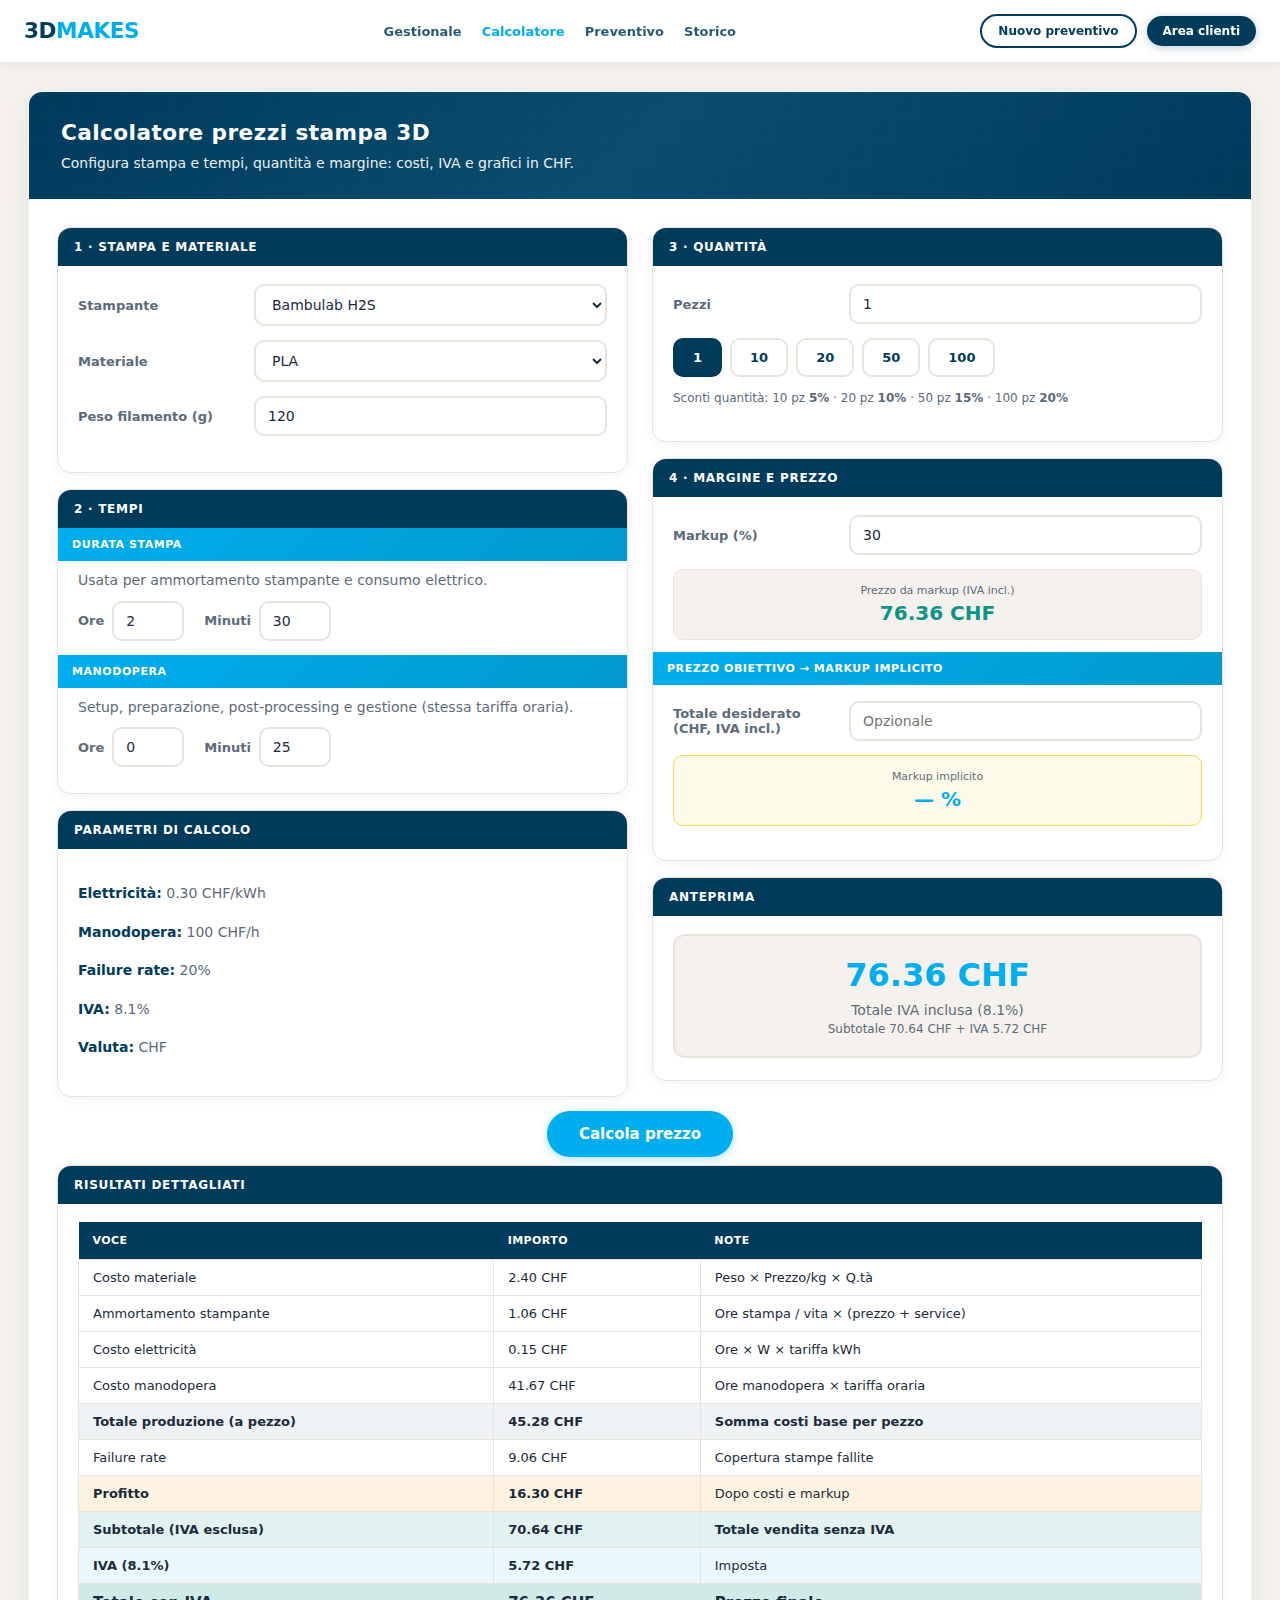
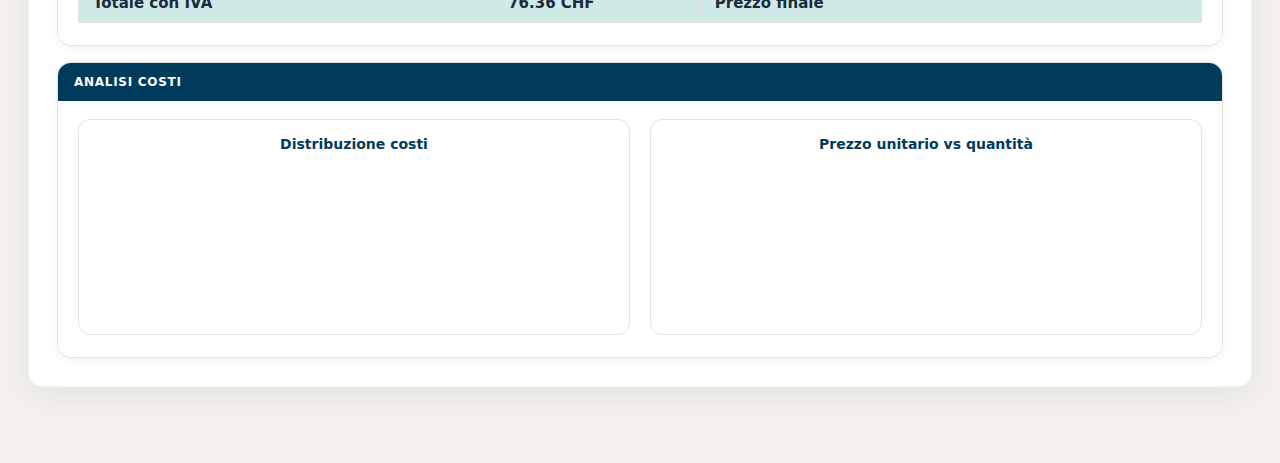
<file: calcolatore-prezzi.html>
<!DOCTYPE html>
<html lang="it">
<head>
    <meta charset="UTF-8">
    <meta name="viewport" content="width=device-width, initial-scale=1.0">
    <meta http-equiv="refresh" content="0;url=calcolatore.html">
    <title>Calcolatore — 3DMAKES</title>
    <link rel="canonical" href="calcolatore.html">
</head>
<body>
    <script>window.location.replace('calcolatore.html');</script>
    <p style="font-family:system-ui,sans-serif;padding:1rem;">Reindirizzamento al <a href="calcolatore.html">calcolatore</a>…</p>
</body>
</html>
</file>
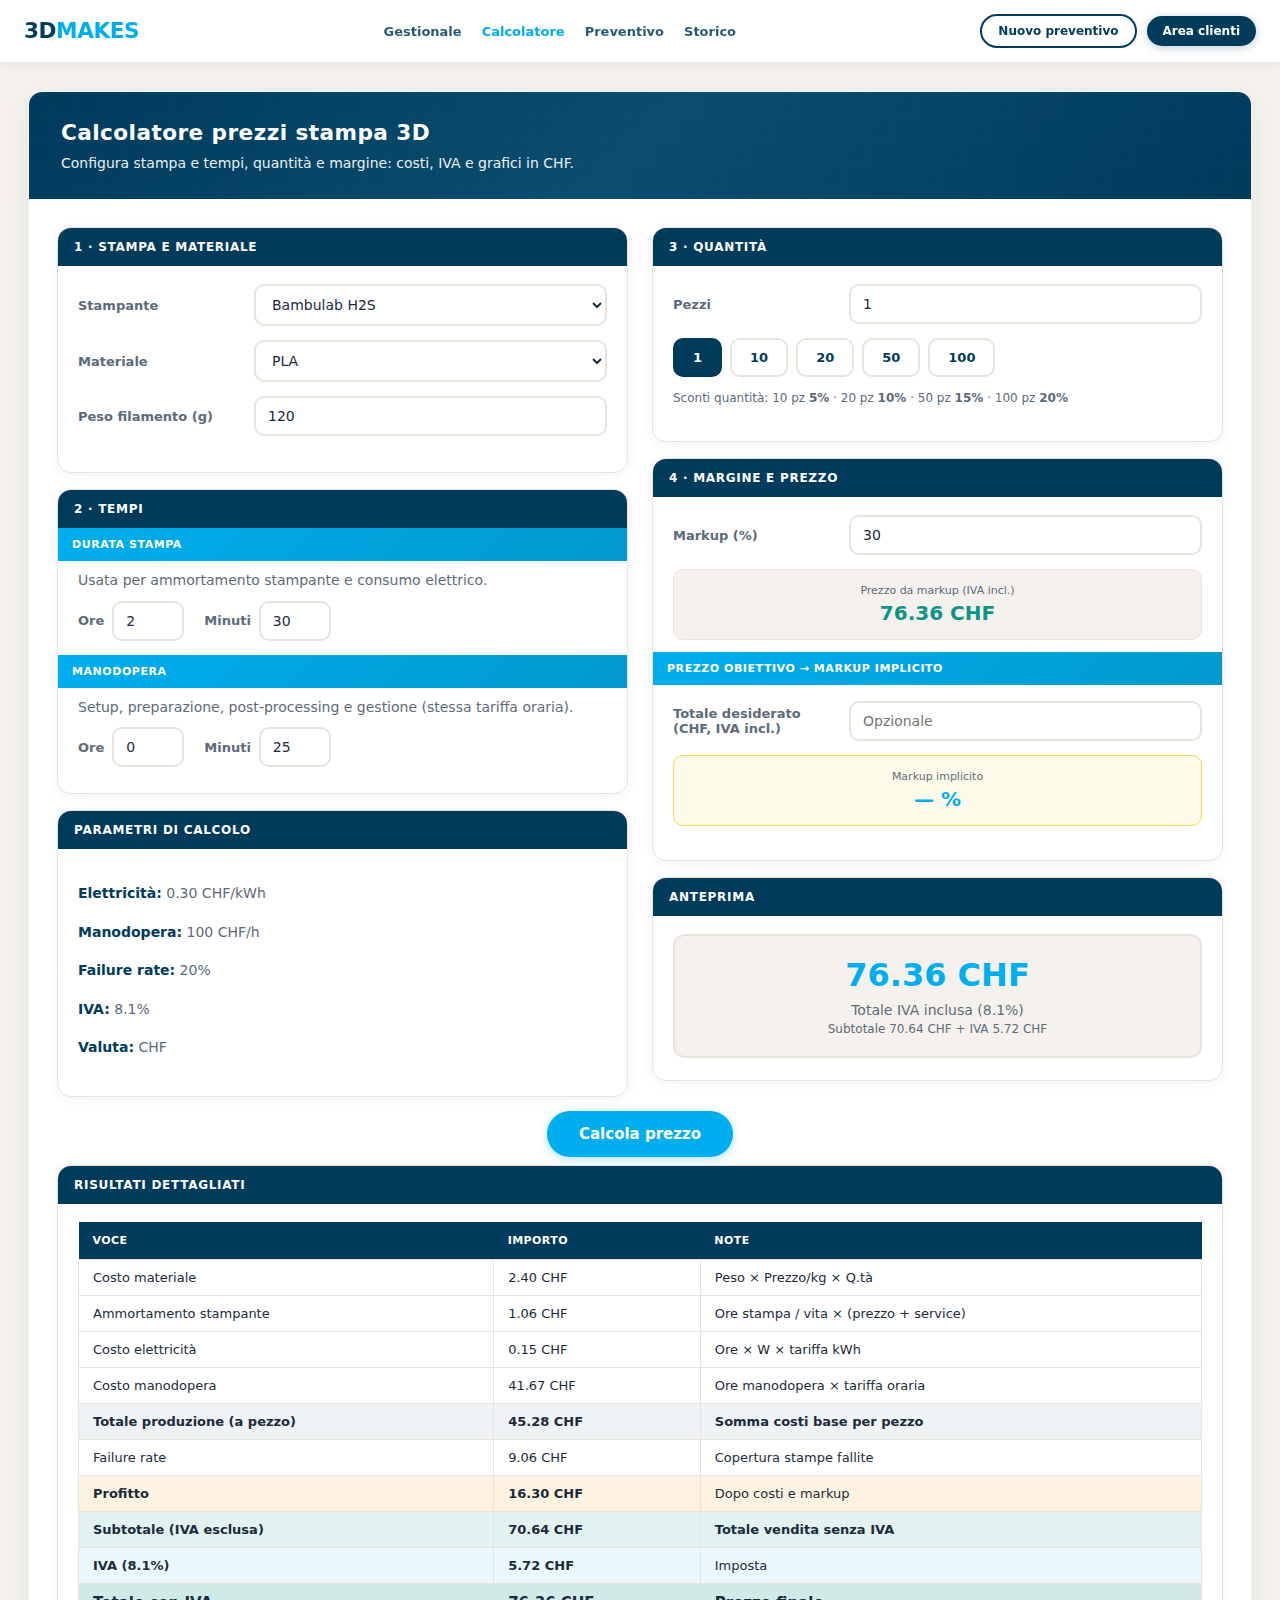
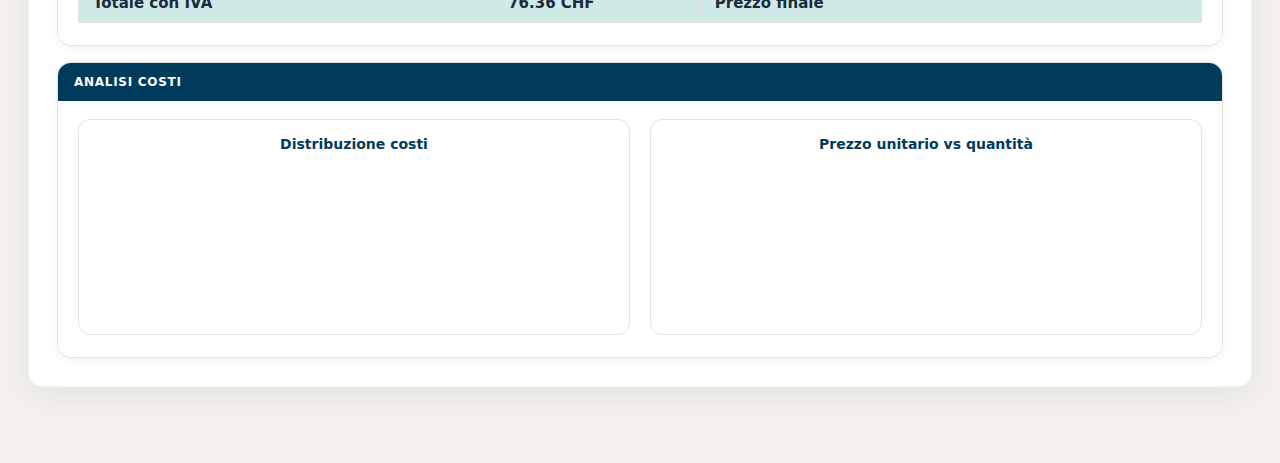
<file: calcolatore.html>
<!DOCTYPE html>
<html lang="it">
<head>
    <meta charset="UTF-8">
    <meta name="viewport" content="width=device-width, initial-scale=1.0">
    <title>Calcolatore Prezzi Stampa 3D - 3DMAKES</title>
    <meta name="description" content="Calcola costi materiali, energia, tempo, markup e IVA per stampe 3D.">
    <link rel="preconnect" href="https://fonts.googleapis.com">
    <link rel="preconnect" href="https://fonts.gstatic.com" crossorigin>
    <link href="https://fonts.googleapis.com/css2?family=Montserrat:wght@400;500;600;700;800&display=swap" rel="stylesheet">
    <link rel="stylesheet" href="3dmakes-theme.css">
    <script src="https://cdn.jsdelivr.net/npm/chart.js@4.4.0/dist/chart.umd.min.js"></script>
</head>
<body class="dm-page">
    <header class="dm-header">
        <a href="index.html" class="dm-logo"><span class="dm-logo__d">3D</span><span class="dm-logo__m">MAKES</span></a>
        <nav class="dm-nav" aria-label="Strumenti">
            <a href="index.html">Gestionale</a>
            <a href="calcolatore.html" aria-current="page">Calcolatore</a>
            <a href="genera-preventivo.html">Preventivo</a>
            <a href="storico-preventivi.html">Storico</a>
        </nav>
        <div class="dm-header__actions">
            <a href="genera-preventivo.html" class="dm-btn dm-btn--outline dm-btn--sm">Nuovo preventivo</a>
            <a href="index.html" class="dm-btn dm-btn--navy dm-btn--sm">Area clienti</a>
        </div>
    </header>

    <div class="dm-calc-adv-wrap">
        <div class="dm-calc-card dm-card">
            <div class="dm-calc-hero">
                <h1>Calcolatore prezzi stampa 3D</h1>
                <p>Configura stampa e tempi, quantità e margine: costi, IVA e grafici in CHF.</p>
            </div>

            <div class="dm-calc-panel__body" style="padding: clamp(16px, 2.5vw, 28px);">
                <div class="dm-calc-adv-cols">
                    <div class="dm-calc-adv-left">
                        <div class="dm-calc-panel">
                            <div class="dm-calc-panel__head">1 · Stampa e materiale</div>
                            <div class="dm-calc-panel__body">
                                <div class="dm-calc-form-row">
                                    <label for="stampante">Stampante</label>
                                    <select id="stampante" class="dm-calc-input" style="flex:1;min-width:0;"></select>
                                </div>
                                <div class="dm-calc-form-row">
                                    <label for="materiale">Materiale</label>
                                    <select id="materiale" class="dm-calc-input" style="flex:1;min-width:0;"></select>
                                </div>
                                <div class="dm-calc-form-row">
                                    <label for="pesoMateriale">Peso filamento (g)</label>
                                    <input type="number" id="pesoMateriale" class="dm-calc-input" value="120" min="1" step="1">
                                </div>
                            </div>
                        </div>

                        <div class="dm-calc-panel" style="margin-top:16px;">
                            <div class="dm-calc-panel__head">2 · Tempi</div>
                            <div class="dm-calc-panel__body">
                                <div class="dm-calc-subhead">Durata stampa</div>
                                <p class="dm-calc-muted dm-calc-calc-hint">Usata per ammortamento stampante e consumo elettrico.</p>
                                <div class="dm-calc-inline-time-row">
                                    <div class="dm-calc-inline-time">
                                        <label for="oreStampa">Ore</label>
                                        <input type="number" id="oreStampa" class="dm-calc-input dm-calc-input--time" value="2" min="0" step="1">
                                    </div>
                                    <div class="dm-calc-inline-time">
                                        <label for="minStampa">Minuti</label>
                                        <input type="number" id="minStampa" class="dm-calc-input dm-calc-input--time" value="30" min="0" max="59" step="1">
                                    </div>
                                </div>
                                <div class="dm-calc-subhead dm-calc-subhead--after-block">Manodopera</div>
                                <p class="dm-calc-muted dm-calc-calc-hint">Setup, preparazione, post-processing e gestione (stessa tariffa oraria).</p>
                                <div class="dm-calc-inline-time-row">
                                    <div class="dm-calc-inline-time">
                                        <label for="manoOre">Ore</label>
                                        <input type="number" id="manoOre" class="dm-calc-input dm-calc-input--time" value="0" min="0" step="1">
                                    </div>
                                    <div class="dm-calc-inline-time">
                                        <label for="manoMin">Minuti</label>
                                        <input type="number" id="manoMin" class="dm-calc-input dm-calc-input--time" value="25" min="0" max="59" step="1">
                                    </div>
                                </div>
                            </div>
                        </div>

                        <div class="dm-calc-panel" style="margin-top:16px;">
                            <div class="dm-calc-panel__head">Parametri di calcolo</div>
                            <div class="dm-calc-panel__body">
                                <div id="riepilogoInfo" class="dm-calc-riepilogo"></div>
                            </div>
                        </div>
                    </div>

                    <div class="dm-calc-adv-right">
                        <div class="dm-calc-panel">
                            <div class="dm-calc-panel__head">3 · Quantità</div>
                            <div class="dm-calc-panel__body">
                                <div class="dm-calc-form-row">
                                    <label for="quantita">Pezzi</label>
                                    <input type="number" id="quantita" class="dm-calc-input" value="1" min="1" step="1">
                                </div>
                                <div class="dm-calc-qty-btns">
                                    <button type="button" class="dm-calc-qty-btn is-active" data-qty="1" onclick="setQuantity(1,this)">1</button>
                                    <button type="button" class="dm-calc-qty-btn" data-qty="10" onclick="setQuantity(10,this)">10</button>
                                    <button type="button" class="dm-calc-qty-btn" data-qty="20" onclick="setQuantity(20,this)">20</button>
                                    <button type="button" class="dm-calc-qty-btn" data-qty="50" onclick="setQuantity(50,this)">50</button>
                                    <button type="button" class="dm-calc-qty-btn" data-qty="100" onclick="setQuantity(100,this)">100</button>
                                </div>
                                <p class="dm-calc-sconti-note" style="margin-top:12px;">
                                    Sconti quantità: 10 pz <strong id="sconto10">5%</strong> · 20 pz <strong id="sconto20">10%</strong> · 50 pz <strong id="sconto50">15%</strong> · 100 pz <strong id="sconto100">20%</strong>
                                </p>
                            </div>
                        </div>

                        <div class="dm-calc-panel" style="margin-top:16px;">
                            <div class="dm-calc-panel__head">4 · Margine e prezzo</div>
                            <div class="dm-calc-panel__body">
                                <div class="dm-calc-form-row">
                                    <label for="markup">Markup (%)</label>
                                    <input type="number" id="markup" class="dm-calc-input" value="30" min="0" step="1">
                                </div>
                                <div class="dm-calc-markup-box">
                                    <div class="dm-muted-inline" style="margin:0 0 4px;">Prezzo da markup (IVA incl.)</div>
                                    <div id="prezzoDaMarkup" style="font-size:1.25rem;font-weight:800;color:var(--dm-success);">0.00 CHF</div>
                                </div>
                                <div class="dm-calc-subhead" style="margin-top:8px;">Prezzo obiettivo → markup implicito</div>
                                <div class="dm-calc-form-row">
                                    <label for="prezzoManuale">Totale desiderato (CHF, IVA incl.)</label>
                                    <input type="number" id="prezzoManuale" class="dm-calc-input" value="" min="0" step="0.01" placeholder="Opzionale">
                                </div>
                                <div class="dm-calc-markup-box dm-calc-markup-box--inverse">
                                    <div class="dm-muted-inline" style="margin:0 0 4px;">Markup implicito</div>
                                    <div id="markupCalcolato" style="font-size:1.25rem;font-weight:800;color:var(--dm-cyan);">— %</div>
                                </div>
                            </div>
                        </div>

                        <div class="dm-calc-panel" style="margin-top:16px;">
                            <div class="dm-calc-panel__head">Anteprima</div>
                            <div class="dm-calc-panel__body">
                                <div id="preview-price" class="dm-calc-preview-box">
                                    <div class="dm-calc-big-price">— CHF</div>
                                    <div class="dm-calc-muted">Seleziona stampante e materiale</div>
                                </div>
                            </div>
                        </div>
                    </div>
                </div>

                <div class="dm-calc-actions">
                    <button type="button" class="dm-btn dm-btn--cyan" style="padding:14px 32px;font-size:15px;font-weight:800;" id="btnCalcola">Calcola prezzo</button>
                </div>

                <div id="results" style="display:none;margin-top:8px;">
                    <div class="dm-calc-panel">
                        <div class="dm-calc-panel__head">Risultati dettagliati</div>
                        <div class="dm-calc-panel__body" style="overflow-x:auto;">
                            <table class="dm-calc-results-table">
                                <thead>
                                    <tr>
                                        <th>Voce</th>
                                        <th>Importo</th>
                                        <th>Note</th>
                                    </tr>
                                </thead>
                                <tbody>
                                    <tr>
                                        <td>Costo materiale</td>
                                        <td id="costoMateriale">—</td>
                                        <td>Peso × Prezzo/kg × Q.tà</td>
                                    </tr>
                                    <tr>
                                        <td>Ammortamento stampante</td>
                                        <td id="costoAmmortamento">—</td>
                                        <td>Ore stampa / vita × (prezzo + service)</td>
                                    </tr>
                                    <tr>
                                        <td>Costo elettricità</td>
                                        <td id="costoElettricita">—</td>
                                        <td>Ore × W × tariffa kWh</td>
                                    </tr>
                                    <tr>
                                        <td>Costo manodopera</td>
                                        <td id="costoLavoro">—</td>
                                        <td>Ore manodopera × tariffa oraria</td>
                                    </tr>
                                    <tr class="dm-row-total">
                                        <td><strong>Totale produzione (a pezzo)</strong></td>
                                        <td id="totaleProduzione"><strong>—</strong></td>
                                        <td>Somma costi base per pezzo</td>
                                    </tr>
                                    <tr>
                                        <td>Failure rate</td>
                                        <td id="failureCost">—</td>
                                        <td>Copertura stampe fallite</td>
                                    </tr>
                                    <tr class="dm-row-profit">
                                        <td><strong>Profitto</strong></td>
                                        <td id="profitto"><strong>—</strong></td>
                                        <td>Dopo costi e markup</td>
                                    </tr>
                                    <tr class="dm-row-final">
                                        <td><strong>Subtotale (IVA esclusa)</strong></td>
                                        <td id="prezzoFinale"><strong>—</strong></td>
                                        <td>Totale vendita senza IVA</td>
                                    </tr>
                                    <tr class="dm-row-iva">
                                        <td><strong>IVA (<span id="aliquotaIvaDisplay">8.1</span>%)</strong></td>
                                        <td id="importoIva"><strong>—</strong></td>
                                        <td>Imposta</td>
                                    </tr>
                                    <tr class="dm-row-grand">
                                        <td><strong>Totale con IVA</strong></td>
                                        <td id="prezzoConIva"><strong>—</strong></td>
                                        <td>Prezzo finale</td>
                                    </tr>
                                    <tr class="dm-row-unit" id="unitPriceRow" style="display:none;">
                                        <td><strong>Prezzo / pezzo (IVA incl.)</strong></td>
                                        <td id="prezzoUnitario"><strong>—</strong></td>
                                        <td>Unitario</td>
                                    </tr>
                                    <tr class="dm-row-discount" id="discountRow" style="display:none;">
                                        <td><strong>Sconto quantità</strong></td>
                                        <td id="scontoApplicatoValore"><strong>—</strong></td>
                                        <td>Risparmio stimato</td>
                                    </tr>
                                </tbody>
                            </table>
                        </div>
                    </div>
                </div>

                <div id="charts" style="display:none;margin-top:16px;">
                    <div class="dm-calc-panel">
                        <div class="dm-calc-panel__head">Analisi costi</div>
                        <div class="dm-calc-panel__body">
                            <div class="dm-calc-charts">
                                <div class="dm-calc-chart-box">
                                    <h3>Distribuzione costi</h3>
                                    <canvas id="costChart" aria-label="Grafico torta costi"></canvas>
                                </div>
                                <div class="dm-calc-chart-box">
                                    <h3>Prezzo unitario vs quantità</h3>
                                    <canvas id="quantityChart" aria-label="Grafico quantità"></canvas>
                                </div>
                            </div>
                        </div>
                    </div>
                </div>
            </div>
        </div>
    </div>

    <script>
(function () {
    const stampanti = {
        'Bambulab H2S': { tipo: 'FDM', prezzo: 1500, service: 200, vita: 4000, watt: 200 },
        'Bambu Lab A1 Mini': { tipo: 'FDM', prezzo: 250, service: 50, vita: 4000, watt: 80 },
        'Anycubic M7 Max': { tipo: 'Resina', prezzo: 850, service: 200, vita: 2000, watt: 120 },
        'Bambulab P2S': { tipo: 'FDM', prezzo: 600, service: 200, vita: 2000, watt: 200 },
        'Bambulab H2D': { tipo: 'FDM', prezzo: 1500, service: 200, vita: 2000, watt: 350 },
        'OrangeStorm': { tipo: 'FDM', prezzo: 2000, service: 400, vita: 2000, watt: 800 }
    };

    const materiali = {
        'PLA': { tipo: 'FDM', prezzo: 20 },
        'PETG': { tipo: 'FDM', prezzo: 25 },
        'ABS': { tipo: 'FDM', prezzo: 30 },
        'PA6-CF': { tipo: 'FDM', prezzo: 50 },
        'TPU': { tipo: 'FDM', prezzo: 30 },
        'PC': { tipo: 'FDM', prezzo: 50 },
        'Resina STD': { tipo: 'Resina', prezzo: 30 },
        'Resina ABS': { tipo: 'Resina', prezzo: 50 },
        'Tough Resin': { tipo: 'Resina', prezzo: 40 },
        'Resina High Speed': { tipo: 'Resina', prezzo: 40 }
    };

    const impostazioni = {
        failureRate: 20,
        costoManodopera: 100,
        costoElettricita: 0.30,
        iva: 8.1,
        scontiQuantita: { 1: 0, 10: 5, 20: 10, 50: 15, 100: 20 }
    };

    function aggiornaDisplaySconti() {
        document.getElementById('sconto10').textContent = impostazioni.scontiQuantita[10] + '%';
        document.getElementById('sconto20').textContent = impostazioni.scontiQuantita[20] + '%';
        document.getElementById('sconto50').textContent = impostazioni.scontiQuantita[50] + '%';
        document.getElementById('sconto100').textContent = impostazioni.scontiQuantita[100] + '%';
    }

    function aggiornaOpzioni() {
        const stampanteSelect = document.getElementById('stampante');
        const materialeSelect = document.getElementById('materiale');
        const sel = stampanteSelect.value;

        stampanteSelect.innerHTML = '<option value="">Seleziona stampante…</option>';
        Object.keys(stampanti).forEach(function (nome) {
            const o = document.createElement('option');
            o.value = nome;
            o.textContent = nome;
            stampanteSelect.appendChild(o);
        });
        if (sel && stampanti[sel]) stampanteSelect.value = sel;

        const curStamp = stampanteSelect.value;
        materialeSelect.innerHTML = '<option value="">Seleziona materiale…</option>';
        if (curStamp && stampanti[curStamp]) {
            const tipo = stampanti[curStamp].tipo;
            Object.keys(materiali).forEach(function (nome) {
                if (materiali[nome].tipo === tipo) {
                    const o = document.createElement('option');
                    o.value = nome;
                    o.textContent = nome;
                    materialeSelect.appendChild(o);
                }
            });
        }
    }

    window.setQuantity = function (qty, btn) {
        document.getElementById('quantita').value = qty;
        document.querySelectorAll('.dm-calc-qty-btn').forEach(function (b) { b.classList.remove('is-active'); });
        if (btn) btn.classList.add('is-active');
        calcolaPrezzi();
    };

    function getScontoPerQuantita(quantita) {
        let s = 0;
        const keys = Object.keys(impostazioni.scontiQuantita).map(Number).sort(function (a, b) { return a - b; });
        keys.forEach(function (q) {
            if (quantita >= q) s = impostazioni.scontiQuantita[q];
        });
        return s;
    }

    function calculateForQuantity(quantita) {
        try {
            const oreStampa = parseFloat(document.getElementById('oreStampa').value) || 0;
            const minStampa = parseFloat(document.getElementById('minStampa').value) || 0;
            const manoOre = parseFloat(document.getElementById('manoOre').value) || 0;
            const manoMin = parseFloat(document.getElementById('manoMin').value) || 0;
            const peso = parseFloat(document.getElementById('pesoMateriale').value);
            const markupPerc = parseFloat(document.getElementById('markup').value) || 0;

            const stampanteNome = document.getElementById('stampante').value;
            const materialeNome = document.getElementById('materiale').value;
            if (!stampanteNome || !materialeNome) return null;

            const S = stampanti[stampanteNome];
            const M = materiali[materialeNome];
            if (!S || !M) return null;

            const oreTotaliStampa = oreStampa + Math.min(59, Math.max(0, minStampa)) / 60;
            const oreTotaliLavoro = manoOre + Math.min(59, Math.max(0, manoMin)) / 60;

            const costoMateriale = (peso / 1000) * M.prezzo;
            const costoAmmortamento = (oreTotaliStampa / S.vita) * (S.prezzo + S.service);
            const watt = S.watt || 100;
            const costoElettricita = oreTotaliStampa * (watt / 1000) * impostazioni.costoElettricita;
            const costoLavoro = oreTotaliLavoro * impostazioni.costoManodopera;

            const totaleProduzionePezzo = costoMateriale + costoAmmortamento + costoElettricita + costoLavoro;
            const failureCost = totaleProduzionePezzo * (impostazioni.failureRate / 100);
            const totaleConFailure = totaleProduzionePezzo + failureCost;

            let prezzoFinalePezzo = totaleConFailure * (1 + markupPerc / 100);
            const prezzoSenzaScontoPezzo = prezzoFinalePezzo;
            const scontoPercentuale = getScontoPerQuantita(quantita);
            if (scontoPercentuale > 0) {
                prezzoFinalePezzo = prezzoFinalePezzo * (1 - scontoPercentuale / 100);
            }
            const profittoPezzo = prezzoFinalePezzo - totaleConFailure;
            const scontoPerPezzo = scontoPercentuale > 0 ? (prezzoSenzaScontoPezzo - prezzoFinalePezzo) : 0;

            const prezzoFinaleTotale = prezzoFinalePezzo * quantita;
            const importoIva = prezzoFinaleTotale * (impostazioni.iva / 100);
            const prezzoConIva = prezzoFinaleTotale + importoIva;
            const prezzoUnitarioConIva = prezzoConIva / quantita;

            return {
                costoMateriale: costoMateriale * quantita,
                costoAmmortamento: costoAmmortamento,
                costoElettricita: costoElettricita,
                costoLavoro: costoLavoro,
                totaleProduzionePezzo: totaleProduzionePezzo,
                failureCost: failureCost,
                totaleConFailure: totaleConFailure,
                prezzoFinaleTotale: prezzoFinaleTotale,
                profittoTotale: profittoPezzo * quantita,
                prezzoUnitario: prezzoFinalePezzo,
                scontoApplicato: scontoPerPezzo * quantita,
                aliquotaIva: impostazioni.iva,
                importoIva: importoIva,
                prezzoConIva: prezzoConIva,
                prezzoUnitarioConIva: prezzoUnitarioConIva
            };
        } catch (e) {
            return null;
        }
    }

    function fmt(n) {
        return (typeof n === 'number' && !isNaN(n) ? n : 0).toFixed(2) + ' CHF';
    }

    window.calcolaPrezzi = function () {
        const quantita = parseInt(document.getElementById('quantita').value, 10) || 1;
        const result = calculateForQuantity(quantita);
        if (!result) {
            document.getElementById('preview-price').innerHTML =
                '<div class="dm-calc-muted">Seleziona <strong>stampante</strong> e <strong>materiale</strong>.</div>';
            return;
        }

        document.getElementById('costoMateriale').textContent = fmt(result.costoMateriale);
        document.getElementById('costoAmmortamento').textContent = fmt(result.costoAmmortamento);
        document.getElementById('costoElettricita').textContent = fmt(result.costoElettricita);
        document.getElementById('costoLavoro').textContent = fmt(result.costoLavoro);
        document.getElementById('totaleProduzione').innerHTML = '<strong>' + result.totaleProduzionePezzo.toFixed(2) + ' CHF</strong>';
        document.getElementById('failureCost').textContent = fmt(result.failureCost);
        document.getElementById('profitto').innerHTML = '<strong>' + result.profittoTotale.toFixed(2) + ' CHF</strong>';
        document.getElementById('prezzoFinale').innerHTML = '<strong>' + result.prezzoFinaleTotale.toFixed(2) + ' CHF</strong>';
        document.getElementById('aliquotaIvaDisplay').textContent = String(result.aliquotaIva);
        document.getElementById('importoIva').innerHTML = '<strong>' + result.importoIva.toFixed(2) + ' CHF</strong>';
        document.getElementById('prezzoConIva').innerHTML = '<strong>' + result.prezzoConIva.toFixed(2) + ' CHF</strong>';

        const unitPriceRow = document.getElementById('unitPriceRow');
        const discountRow = document.getElementById('discountRow');
        if (quantita > 1) {
            document.getElementById('prezzoUnitario').innerHTML = '<strong>' + result.prezzoUnitarioConIva.toFixed(2) + ' CHF</strong>';
            unitPriceRow.style.display = 'table-row';
            if (result.scontoApplicato > 0) {
                document.getElementById('scontoApplicatoValore').innerHTML = '<strong>-' + result.scontoApplicato.toFixed(2) + ' CHF</strong>';
                discountRow.style.display = 'table-row';
            } else {
                discountRow.style.display = 'none';
            }
        } else {
            unitPriceRow.style.display = 'none';
            discountRow.style.display = 'none';
        }

        let scontoHtml = '';
        if (quantita > 1 && result.scontoApplicato > 0) {
            scontoHtml = '<div style="font-size:12px;color:#ea580c;margin-top:6px;">Sconto quantità (totale): -' + result.scontoApplicato.toFixed(2) + ' CHF</div>';
        }
        document.getElementById('preview-price').innerHTML =
            '<div class="dm-calc-big-price" style="color:var(--dm-cyan);">' + result.prezzoConIva.toFixed(2) + ' CHF</div>' +
            '<div class="dm-calc-muted">Totale IVA inclusa (' + result.aliquotaIva + '%)</div>' +
            '<div style="font-size:12px;color:var(--dm-text-muted);margin-top:4px;">Subtotale ' + result.prezzoFinaleTotale.toFixed(2) + ' CHF + IVA ' + result.importoIva.toFixed(2) + ' CHF</div>' +
            (quantita > 1 ? '<div style="font-size:14px;margin-top:6px;color:var(--dm-navy);font-weight:600;">' + result.prezzoUnitarioConIva.toFixed(2) + ' CHF / pezzo (IVA incl.)</div>' : '') +
            scontoHtml;

        document.getElementById('prezzoDaMarkup').textContent = result.prezzoConIva.toFixed(2) + ' CHF';

        document.getElementById('results').style.display = 'block';
        document.getElementById('charts').style.display = 'block';

        if (typeof Chart !== 'undefined') {
            createCostChart(result);
            createQuantityChart();
        }
    };

    function calcolaConMarkup() {
        document.getElementById('prezzoManuale').value = '';
        document.getElementById('markupCalcolato').textContent = '— %';
        calcolaPrezzi();
    }

    function calcolaMarkupInverso() {
        const prezzoManuale = parseFloat(document.getElementById('prezzoManuale').value);
        if (!prezzoManuale || prezzoManuale <= 0) {
            document.getElementById('markupCalcolato').textContent = '— %';
            return;
        }
        const quantita = parseInt(document.getElementById('quantita').value, 10) || 1;
        const markupOriginale = document.getElementById('markup').value;
        document.getElementById('markup').value = '0';
        const resultBase = calculateForQuantity(quantita);
        document.getElementById('markup').value = markupOriginale;
        if (!resultBase) {
            document.getElementById('markupCalcolato').textContent = 'N/D';
            return;
        }
        const costoBase = resultBase.totaleConFailure * quantita;
        const markupCalcolato = ((prezzoManuale / (1 + impostazioni.iva / 100)) / costoBase - 1) * 100;
        if (markupCalcolato < 0) {
            document.getElementById('markupCalcolato').innerHTML = '<span style="color:#dc2626;">' + markupCalcolato.toFixed(1) + ' %</span>';
        } else {
            document.getElementById('markupCalcolato').textContent = markupCalcolato.toFixed(1) + ' %';
        }
        const prezzoSenzaIva = prezzoManuale / (1 + impostazioni.iva / 100);
        const importoIva = prezzoManuale - prezzoSenzaIva;
        const prezzoUnitario = prezzoManuale / quantita;
        const profittoTotale = prezzoSenzaIva - costoBase;

        document.getElementById('costoMateriale').textContent = fmt(resultBase.costoMateriale);
        document.getElementById('costoAmmortamento').textContent = fmt(resultBase.costoAmmortamento);
        document.getElementById('costoElettricita').textContent = fmt(resultBase.costoElettricita);
        document.getElementById('costoLavoro').textContent = fmt(resultBase.costoLavoro);
        document.getElementById('totaleProduzione').innerHTML = '<strong>' + resultBase.totaleProduzionePezzo.toFixed(2) + ' CHF</strong>';
        document.getElementById('failureCost').textContent = fmt(resultBase.failureCost);
        document.getElementById('profitto').innerHTML = '<strong>' + fmt(profittoTotale).replace(' CHF', '') + ' CHF</strong>';
        document.getElementById('prezzoFinale').innerHTML = '<strong>' + prezzoSenzaIva.toFixed(2) + ' CHF</strong>';
        document.getElementById('aliquotaIvaDisplay').textContent = String(impostazioni.iva);
        document.getElementById('importoIva').innerHTML = '<strong>' + importoIva.toFixed(2) + ' CHF</strong>';
        document.getElementById('prezzoConIva').innerHTML = '<strong>' + prezzoManuale.toFixed(2) + ' CHF</strong>';

        const unitPriceRow = document.getElementById('unitPriceRow');
        if (quantita > 1) {
            document.getElementById('prezzoUnitario').innerHTML = '<strong>' + prezzoUnitario.toFixed(2) + ' CHF</strong>';
            unitPriceRow.style.display = 'table-row';
        } else {
            unitPriceRow.style.display = 'none';
        }
        document.getElementById('discountRow').style.display = 'none';

        document.getElementById('preview-price').innerHTML =
            '<div class="dm-calc-big-price" style="color:var(--dm-cyan);">' + prezzoManuale.toFixed(2) + ' CHF</div>' +
            '<div class="dm-calc-muted">Totale IVA inclusa (' + impostazioni.iva + '%)</div>' +
            '<div style="font-size:12px;margin-top:4px;">Markup implicito: ' + markupCalcolato.toFixed(1) + '%</div>';

        document.getElementById('prezzoDaMarkup').textContent = '—';
        document.getElementById('results').style.display = 'block';
        document.getElementById('charts').style.display = 'block';
        if (typeof Chart !== 'undefined') {
            createCostChart(resultBase);
            createQuantityChart();
        }
    }

    function createCostChart(result) {
        const el = document.getElementById('costChart');
        if (!el || typeof Chart === 'undefined') return;
        const ctx = el.getContext('2d');
        if (window.costChartInstance) window.costChartInstance.destroy();
        const q = Math.max(1, parseInt(document.getElementById('quantita').value, 10) || 1);
        const matPerPezzo = result.costoMateriale / q;
        window.costChartInstance = new Chart(ctx, {
            type: 'pie',
            data: {
                labels: ['Materiale', 'Ammortamento', 'Elettricità', 'Manodopera', 'Failure'],
                datasets: [{
                    data: [
                        matPerPezzo,
                        result.costoAmmortamento,
                        result.costoElettricita,
                        result.costoLavoro,
                        result.failureCost
                    ],
                    backgroundColor: ['#f97316', '#00aeef', '#0d9488', '#dc2626', '#8b5cf6']
                }]
            },
            options: {
                responsive: true,
                maintainAspectRatio: true,
                plugins: { legend: { position: 'bottom' } }
            }
        });
    }

    function createQuantityChart() {
        const el = document.getElementById('quantityChart');
        if (!el || typeof Chart === 'undefined') return;
        const ctx = el.getContext('2d');
        if (window.quantityChartInstance) window.quantityChartInstance.destroy();
        const quantities = [1, 10, 20, 50, 100];
        const prices = quantities.map(function (q) {
            const r = calculateForQuantity(q);
            return r ? r.prezzoUnitarioConIva : 0;
        });
        window.quantityChartInstance = new Chart(ctx, {
            type: 'bar',
            data: {
                labels: quantities.map(function (q) { return q + ' pz'; }),
                datasets: [{
                    label: 'CHF / pezzo (IVA incl.)',
                    data: prices,
                    backgroundColor: 'rgba(0, 174, 239, 0.65)',
                    borderColor: '#003b5c',
                    borderWidth: 1
                }]
            },
            options: {
                responsive: true,
                scales: { y: { beginAtZero: true } },
                plugins: { legend: { display: false } }
            }
        });
    }

    function aggiornaRiepilogoInfo() {
        document.getElementById('riepilogoInfo').innerHTML =
            '<p><strong>Elettricità:</strong> ' + impostazioni.costoElettricita.toFixed(2) + ' CHF/kWh</p>' +
            '<p><strong>Manodopera:</strong> ' + impostazioni.costoManodopera + ' CHF/h</p>' +
            '<p><strong>Failure rate:</strong> ' + impostazioni.failureRate + '%</p>' +
            '<p><strong>IVA:</strong> ' + impostazioni.iva + '%</p>' +
            '<p><strong>Valuta:</strong> CHF</p>';
    }

    document.getElementById('stampante').addEventListener('change', function () {
        aggiornaOpzioni();
        calcolaPrezzi();
    });
    document.getElementById('materiale').addEventListener('change', calcolaPrezzi);
    document.getElementById('btnCalcola').addEventListener('click', calcolaPrezzi);
    document.getElementById('markup').addEventListener('input', calcolaConMarkup);
    document.getElementById('prezzoManuale').addEventListener('input', calcolaMarkupInverso);

    ['pesoMateriale', 'quantita', 'oreStampa', 'minStampa', 'manoOre', 'manoMin'].forEach(function (id) {
        const el = document.getElementById(id);
        el.addEventListener('input', calcolaPrezzi);
        el.addEventListener('change', calcolaPrezzi);
    });

    document.addEventListener('DOMContentLoaded', function () {
        aggiornaDisplaySconti();
        aggiornaOpzioni();
        const firstS = Object.keys(stampanti)[0];
        document.getElementById('stampante').value = firstS;
        aggiornaOpzioni();
        const ms = document.getElementById('materiale');
        if (ms.options.length > 1) ms.selectedIndex = 1;
        aggiornaRiepilogoInfo();
        calcolaPrezzi();
    });
})();
    </script>
</body>
</html>
</file>
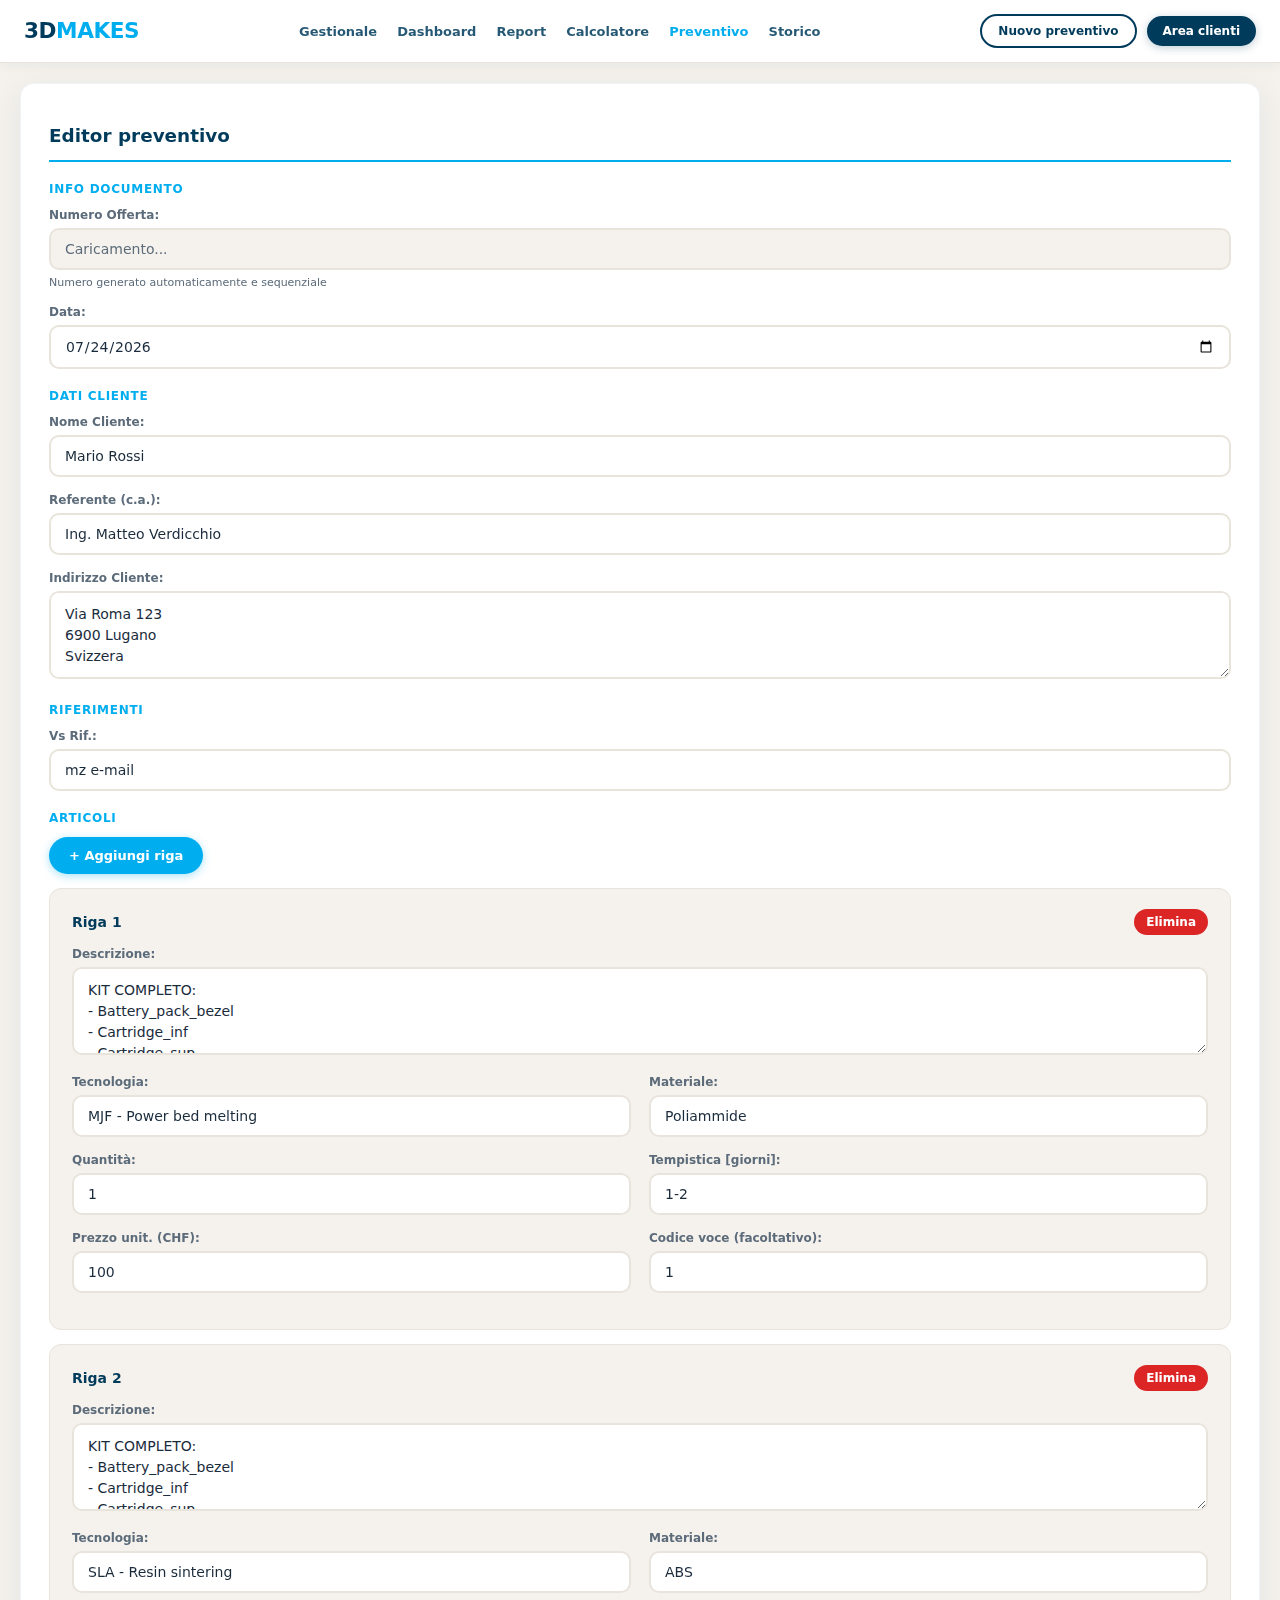
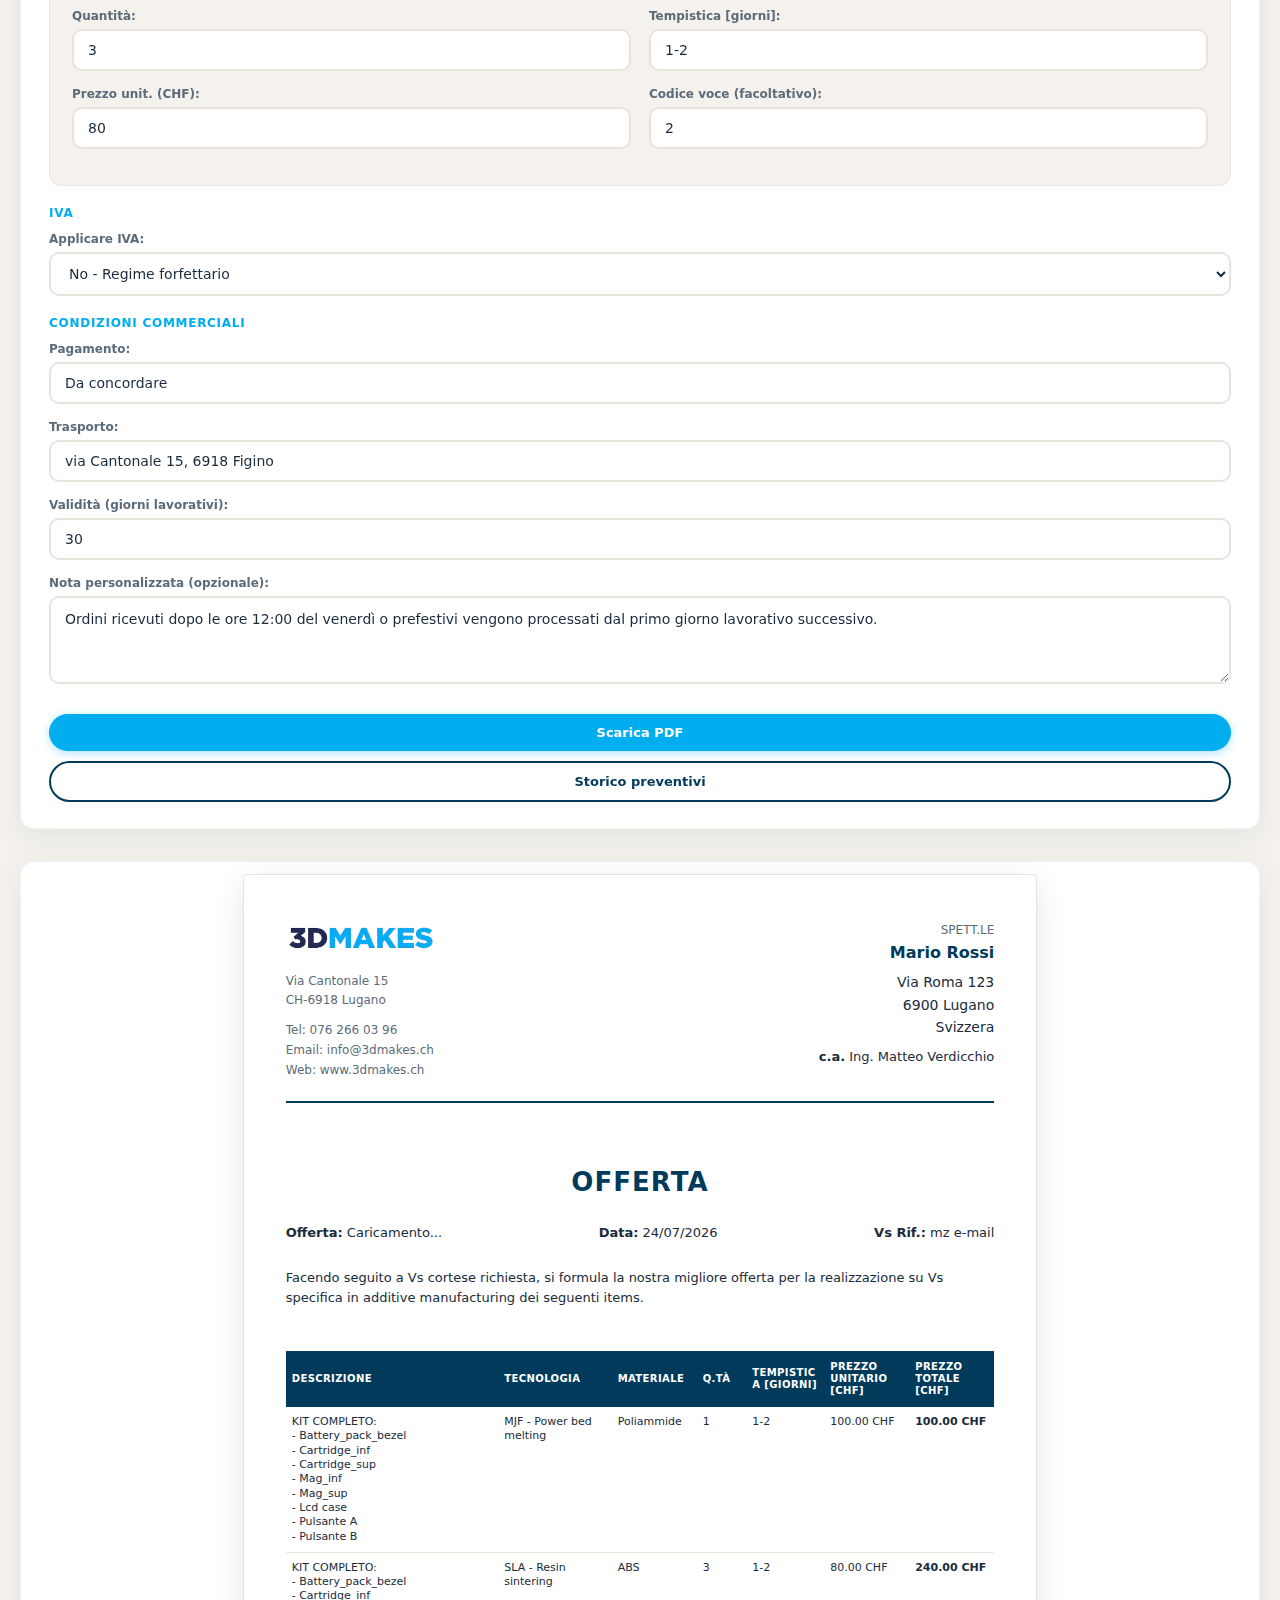
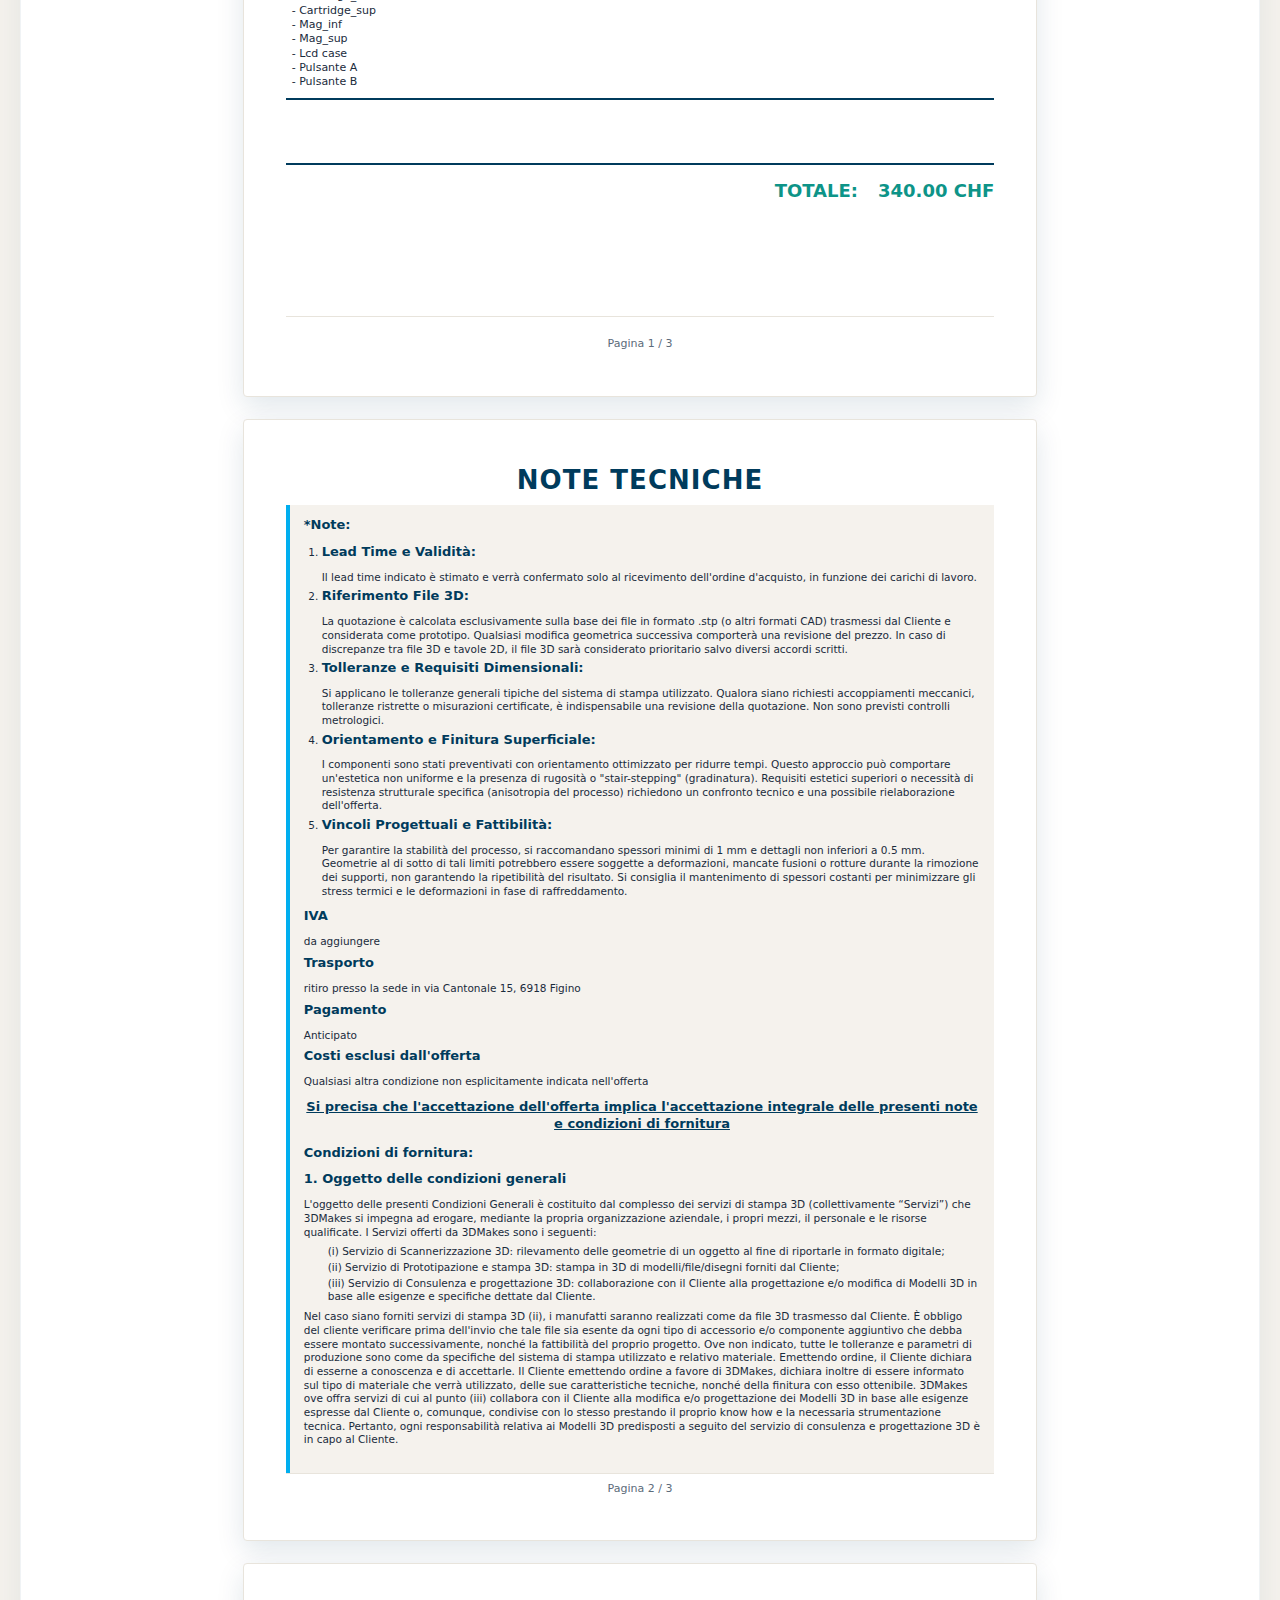
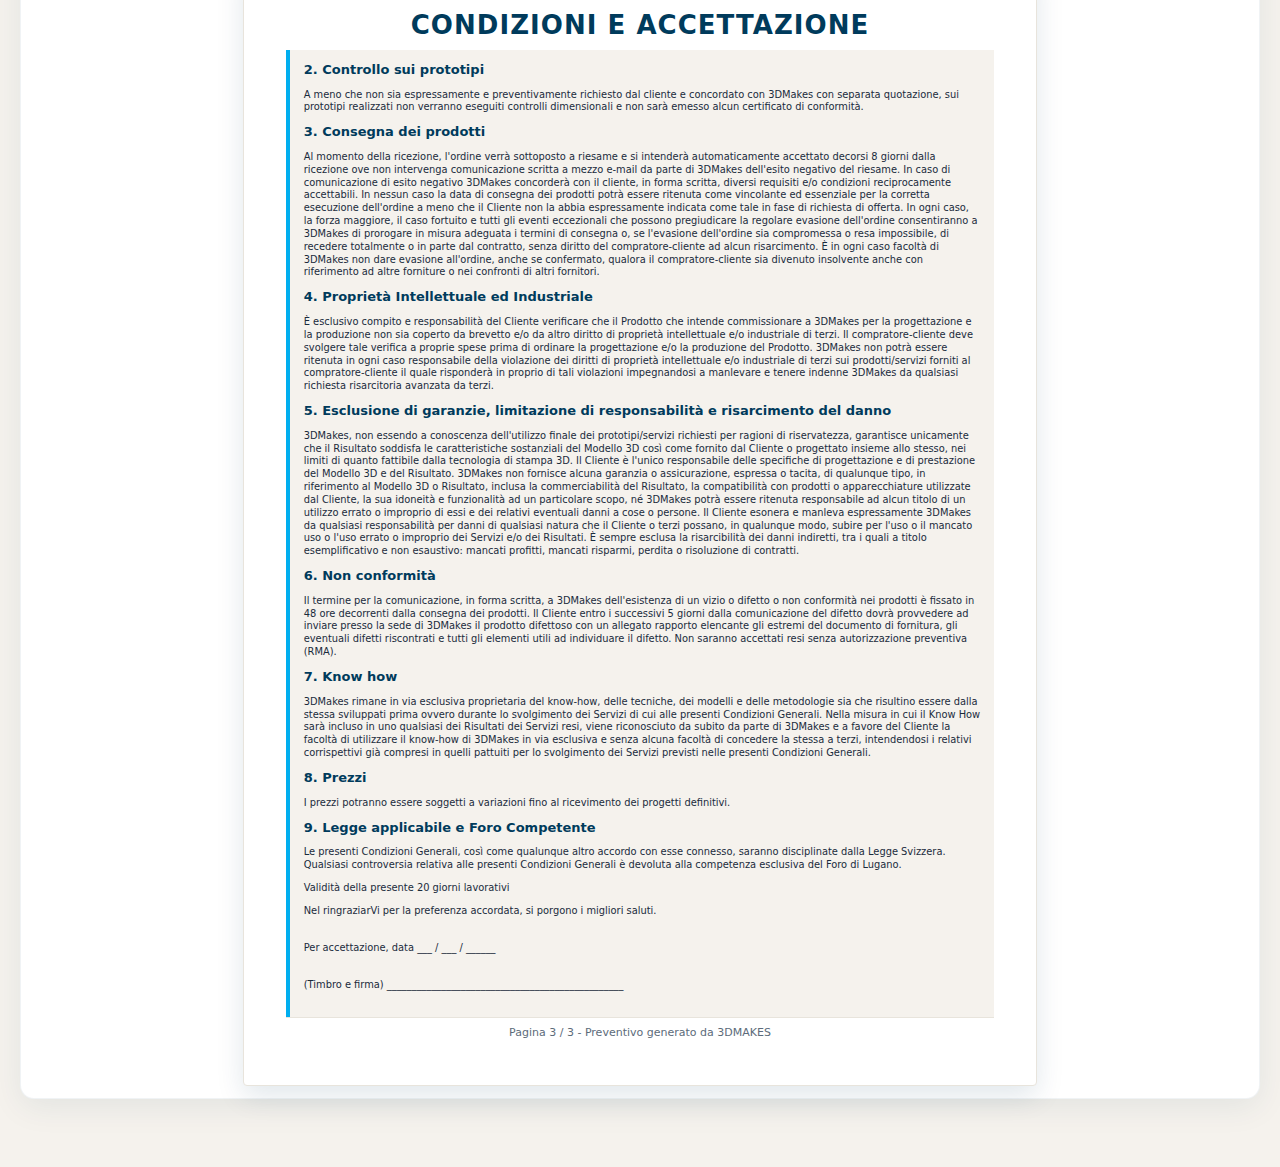
<file: genera-preventivo.html>
<!DOCTYPE html>
<html lang="it">
<head>
    <meta charset="UTF-8">
    <meta name="viewport" content="width=device-width, initial-scale=1.0, viewport-fit=cover">
    <title>Generatore Preventivi - 3DMAKES</title>
    <link rel="preconnect" href="https://fonts.googleapis.com">
    <link rel="preconnect" href="https://fonts.gstatic.com" crossorigin>
    <link href="https://fonts.googleapis.com/css2?family=Montserrat:wght@400;500;600;700;800&display=swap" rel="stylesheet">
    <link rel="stylesheet" href="3dmakes-theme.css">
    <script src="https://cdnjs.cloudflare.com/ajax/libs/html2canvas/1.4.1/html2canvas.min.js"></script>
    <script src="https://cdnjs.cloudflare.com/ajax/libs/jspdf/2.5.1/jspdf.umd.min.js"></script>
    <script src="https://www.gstatic.com/firebasejs/10.7.1/firebase-app-compat.js"></script>
    <script src="https://www.gstatic.com/firebasejs/10.7.1/firebase-firestore-compat.js"></script>
    <script src="firebase-config.js"></script>
    <script src="firestore-init.js"></script>
</head>
<body class="dm-page">
    <header class="dm-header" role="banner">
        <a href="index.html" class="dm-logo"><span class="dm-logo__d">3D</span><span class="dm-logo__m">MAKES</span></a>
        <nav class="dm-nav" aria-label="Strumenti">
            <a href="index.html">Gestionale</a>
            <a href="index.html#dashboard">Dashboard</a>
            <a href="index.html#report">Report</a>
            <a href="calcolatore.html">Calcolatore</a>
            <a href="genera-preventivo.html" aria-current="page">Preventivo</a>
            <a href="storico-preventivi.html">Storico</a>
        </nav>
        <div class="dm-header__actions">
            <a href="genera-preventivo.html" class="dm-btn dm-btn--outline dm-btn--sm">Nuovo preventivo</a>
            <a href="index.html" class="dm-btn dm-btn--navy dm-btn--sm">Area clienti</a>
        </div>
    </header>
    <div class="dm-preventivo-wrap">
        <aside class="dm-sidebar dm-card dm-form">
            <h2>Editor preventivo</h2>
            <div class="dm-section-title">Info documento</div>
            <div class="form-group">
                <label>Numero Offerta:</label>
                <input type="text" id="numeroOfferta" value="Caricamento..." oninput="aggiorna()" readonly>
                <small id="infoNumeroOfferta" class="dm-muted-inline">Numero generato automaticamente e sequenziale</small>
            </div>
            <div class="form-group">
                <label>Data:</label>
                <input type="date" id="dataDoc" oninput="aggiorna()">
            </div>
            <div class="dm-section-title">Dati cliente</div>
            <div class="form-group">
                <label>Nome Cliente:</label>
                <input type="text" id="nomeCliente" value="Mario Rossi" oninput="aggiorna()">
            </div>
            <div class="form-group">
                <label>Referente (c.a.):</label>
                <input type="text" id="referenteCliente" value="Ing. Matteo Verdicchio" oninput="aggiorna()">
            </div>
            <div class="form-group">
                <label>Indirizzo Cliente:</label>
                <textarea id="indirizzoCliente" oninput="aggiorna()">Via Roma 123
6900 Lugano
Svizzera</textarea>
            </div>
            <div class="dm-section-title">Riferimenti</div>
            <div class="form-group">
                <label>Vs Rif.:</label>
                <input type="text" id="vsRif" value="mz e-mail" oninput="aggiorna()">
            </div>
            <div class="dm-section-title">Articoli</div>
            <button type="button" class="dm-btn dm-btn--cyan dm-btn--fit" onclick="aggiungiRiga()">+ Aggiungi riga</button>
            <div id="righeEditor"></div>
            <div class="dm-section-title">IVA</div>
            <div class="form-group">
                <label>Applicare IVA:</label>
                <select id="applicaIva" onchange="aggiorna()">
                    <option value="si">Sì - IVA 8.1%</option>
                    <option value="no" selected>No - Regime forfettario</option>
                </select>
            </div>
            <div class="form-group" id="aliquotaIvaContainer" style="display: none;">
                <label>Aliquota IVA (%):</label>
                <input type="number" id="aliquotaIva" value="8.1" min="0" max="100" step="0.1" onchange="aggiorna()">
            </div>
            <div class="dm-section-title">Condizioni commerciali</div>
            <div class="form-group">
                <label>Pagamento:</label>
                <input type="text" id="condPagamento" value="Da concordare" oninput="aggiorna()">
            </div>
            <div class="form-group">
                <label>Trasporto:</label>
                <input type="text" id="condTrasporto" value="via Cantonale 15, 6918 Figino" oninput="aggiorna()">
            </div>
            <div class="form-group">
                <label>Validità (giorni lavorativi):</label>
                <input type="number" id="validitaGiorni" min="1" step="1" value="30" oninput="aggiorna()">
            </div>
            <div class="form-group">
                <label>Nota personalizzata (opzionale):</label>
                <textarea id="note" oninput="aggiorna()">Ordini ricevuti dopo le ore 12:00 del venerdì o prefestivi vengono processati dal primo giorno lavorativo successivo.</textarea>
            </div>
            <button type="button" class="dm-btn dm-btn--success dm-btn--block" id="btnSalva" onclick="salvaSuCloud()" style="display:none">Salva su cloud</button>
            <button type="button" class="dm-btn dm-btn--cyan dm-btn--block" id="btnScaricaPDF" onclick="scaricaPDF(this)">Scarica PDF</button>
            <a href="storico-preventivi.html" class="dm-btn dm-btn--outline dm-btn--block">Storico preventivi</a>
        </aside>
        <div class="dm-preview-shell dm-card">
            <div class="dm-doc-pages" id="preventivo">
                <div class="dm-doc-preview dm-doc-page dm-doc-page--first">
                <div class="dm-doc-header">
                    <div class="company-info">
                        <img src="./logo.png" alt="3DMAKES Logo" class="company-logo" id="prev-logo" onerror="this.style.display='none';">
                        <div class="company-details">
                            <div style="white-space: pre-line;" id="prev-indirizzoAzienda"></div>
                            <div style="white-space: pre-line; margin-top: 10px;" id="prev-contattiAzienda"></div>
                        </div>
                    </div>
                    <div class="client-info">
                        <div style="font-size:12px; text-transform: uppercase; color:#5c6b7a;">Spett.le</div>
                        <div class="client-name" id="prev-nomeCliente">Mario Rossi</div>
                        <div style="white-space: pre-line;" id="prev-indirizzoCliente"></div>
                        <div style="margin-top: 8px; font-size: 13px;"><strong>c.a.</strong> <span id="prev-referenteCliente">Ing. Matteo Verdicchio</span></div>
                    </div>
                </div>
                <div class="dm-doc-title">Offerta</div>
                <div class="dm-doc-info document-info">
                    <div><strong>Offerta:</strong> <span id="prev-numeroOfferta">2024/001</span></div>
                    <div><strong>Data:</strong> <span id="prev-data"></span></div>
                    <div><strong>Vs Rif.:</strong> <span id="prev-vs-rif">mz e-mail</span></div>
                </div>
                <div style="font-size: 13px; line-height: 1.6; margin-bottom: 14px;">
                    Facendo seguito a Vs cortese richiesta, si formula la nostra migliore offerta per la realizzazione su Vs specifica in additive manufacturing dei seguenti items.
                </div>
                <table class="dm-items-table items-table" id="prev-table">
                    <thead>
                        <tr>
                            <th style="width: 30%;">Descrizione</th>
                            <th style="width: 16%;">Tecnologia</th>
                            <th style="width: 12%;">Materiale</th>
                            <th style="width: 7%;">Q.tà</th>
                            <th style="width: 11%;">Tempistica [giorni]</th>
                            <th style="width: 12%;">Prezzo Unitario [CHF]</th>
                            <th style="width: 12%;">Prezzo Totale [CHF]</th>
                        </tr>
                    </thead>
                    <tbody id="prev-tbody"></tbody>
                </table>
                <div class="dm-total-section total-section">
                    <div class="total-row" id="subtotale-row">
                        <strong>Subtotale:</strong>
                        <span id="prev-subtotale">0.00 CHF</span>
                    </div>
                    <div class="total-row" id="iva-row" style="display: none;">
                        <strong>IVA (<span id="prev-aliquota-iva">8.1</span>%):</strong>
                        <span id="prev-iva">0.00 CHF</span>
                    </div>
                    <div class="total-row final">
                        <strong>TOTALE:</strong>
                        <span id="prev-totale">0.00 CHF</span>
                    </div>
                </div>
                <div class="dm-doc-footer footer">Pagina 1 / 3</div>
                </div>

                <div class="dm-doc-preview dm-doc-page dm-doc-page--legal">
                <div class="dm-doc-title" style="margin-top: 0;">Note Tecniche</div>
                <div class="dm-doc-notes dm-doc-notes--legal">
                    <div id="prev-legal-page2"></div>
                </div>
                <div class="dm-doc-footer footer">Pagina 2 / 3</div>
                </div>

                <div class="dm-doc-preview dm-doc-page dm-doc-page--legal">
                <div class="dm-doc-title" style="margin-top: 0;">Condizioni E Accettazione</div>
                <div class="dm-doc-notes dm-doc-notes--legal">
                    <div id="prev-legal-page3"></div>
                </div>
                <div class="dm-doc-footer footer">Pagina 3 / 3 - Preventivo generato da 3DMAKES</div>
                </div>
            </div>
        </div>
    </div>
    <script>
        let db = null;
        let firebaseInitialized = false;
        let preventivoInModifica = null;
        let modalitaModifica = false;

        try {
            db = typeof initFirestoreDb === 'function' ? initFirestoreDb() : null;
            firebaseInitialized = !!db;
            if (firebaseInitialized) {
                console.log('✅ Firebase (Firestore) inizializzato');
            } else {
                console.warn('⚠️ Firebase non configurato in firebase-config.js');
            }
        } catch (error) {
            console.error('❌ Errore inizializzazione Firebase:', error);
        }

        async function ottieniProssimoNumeroPreventivo() {
            if (!firebaseInitialized) {
                return document.getElementById('numeroOfferta').value;
            }
            const anno = new Date().getFullYear();
            const counterRef = db.collection('counters').doc('preventivi');
            const nuovoNumero = await db.runTransaction(async (transaction) => {
                const counterDoc = await transaction.get(counterRef);
                let counter = 1;
                let currentYear = anno;
                if (counterDoc.exists) {
                    const data = counterDoc.data();
                    currentYear = data.year || anno;
                    if (currentYear !== anno) {
                        counter = 1;
                        currentYear = anno;
                    } else {
                        counter = (data.counter || 0) + 1;
                    }
                }
                transaction.set(counterRef, {
                    counter: counter,
                    year: currentYear,
                    lastUpdated: firebase.firestore.FieldValue.serverTimestamp()
                });
                return `${anno}/${String(counter).padStart(3, '0')}`;
            });
            return nuovoNumero;
        }

        async function salvaPreventivoFirestore(datiPreventivo, idPreventivo = null) {
            if (!firebaseInitialized) return null;
            if (idPreventivo) {
                await db.collection('preventivi').doc(idPreventivo).update({
                    ...datiPreventivo,
                    updatedAt: firebase.firestore.FieldValue.serverTimestamp()
                });
                return idPreventivo;
            }
            const docRef = await db.collection('preventivi').add({
                ...datiPreventivo,
                createdAt: firebase.firestore.FieldValue.serverTimestamp(),
                updatedAt: firebase.firestore.FieldValue.serverTimestamp()
            });
            return docRef.id;
        }

        async function caricaPreventivoEsistente(idPreventivo) {
            if (!firebaseInitialized) return null;
            const doc = await db.collection('preventivi').doc(idPreventivo).get();
            if (!doc.exists) return null;
            return { id: doc.id, ...doc.data() };
        }

        let righe = [
            {
                articolo: '1',
                descrizione: 'KIT COMPLETO:\n- Battery_pack_bezel\n- Cartridge_inf\n- Cartridge_sup\n- Mag_inf\n- Mag_sup\n- Lcd case\n- Pulsante A\n- Pulsante B',
                tecnologia: 'MJF - Power bed melting',
                materiale: 'Poliammide',
                quantita: 1,
                tempistica: '1-2',
                prezzoUnit: 100.00
            },
            {
                articolo: '2',
                descrizione: 'KIT COMPLETO:\n- Battery_pack_bezel\n- Cartridge_inf\n- Cartridge_sup\n- Mag_inf\n- Mag_sup\n- Lcd case\n- Pulsante A\n- Pulsante B',
                tecnologia: 'SLA - Resin sintering',
                materiale: 'ABS',
                quantita: 3,
                tempistica: '1-2',
                prezzoUnit: 80.00
            }
        ];
        const testoLegalePagina2 = `
            <div class="dm-doc-legal">
                <p style="margin:0 0 8px;"><strong>*Note:</strong></p>
                <ol style="margin:0 0 10px; padding-left:18px;">
                    <li><strong>Lead Time e Validità:</strong> Il lead time indicato è stimato e verrà confermato solo al ricevimento dell'ordine d'acquisto, in funzione dei carichi di lavoro.</li>
                    <li><strong>Riferimento File 3D:</strong> La quotazione è calcolata esclusivamente sulla base dei file in formato .stp (o altri formati CAD) trasmessi dal Cliente e considerata come prototipo. Qualsiasi modifica geometrica successiva comporterà una revisione del prezzo. In caso di discrepanze tra file 3D e tavole 2D, il file 3D sarà considerato prioritario salvo diversi accordi scritti.</li>
                    <li><strong>Tolleranze e Requisiti Dimensionali:</strong> Si applicano le tolleranze generali tipiche del sistema di stampa utilizzato. Qualora siano richiesti accoppiamenti meccanici, tolleranze ristrette o misurazioni certificate, è indispensabile una revisione della quotazione. Non sono previsti controlli metrologici.</li>
                    <li><strong>Orientamento e Finitura Superficiale:</strong> I componenti sono stati preventivati con orientamento ottimizzato per ridurre tempi. Questo approccio può comportare un'estetica non uniforme e la presenza di rugosità o "stair-stepping" (gradinatura). Requisiti estetici superiori o necessità di resistenza strutturale specifica (anisotropia del processo) richiedono un confronto tecnico e una possibile rielaborazione dell'offerta.</li>
                    <li><strong>Vincoli Progettuali e Fattibilità:</strong> Per garantire la stabilità del processo, si raccomandano spessori minimi di 1 mm e dettagli non inferiori a 0.5 mm. Geometrie al di sotto di tali limiti potrebbero essere soggette a deformazioni, mancate fusioni o rotture durante la rimozione dei supporti, non garantendo la ripetibilità del risultato. Si consiglia il mantenimento di spessori costanti per minimizzare gli stress termici e le deformazioni in fase di raffreddamento.</li>
                </ol>
                <p style="margin:0 0 6px;"><strong>IVA</strong> da aggiungere</p>
                <p style="margin:0 0 6px;"><strong>Trasporto</strong> ritiro presso la sede in via Cantonale 15, 6918 Figino</p>
                <p style="margin:0 0 6px;"><strong>Pagamento</strong> Anticipato</p>
                <p style="margin:0 0 10px;"><strong>Costi esclusi dall'offerta</strong> Qualsiasi altra condizione non esplicitamente indicata nell'offerta</p>
                <p style="margin:0 0 12px; text-align:center;"><strong><u>Si precisa che l'accettazione dell'offerta implica l'accettazione integrale delle presenti note e condizioni di fornitura</u></strong></p>
                <p style="margin:0 0 8px;"><strong>Condizioni di fornitura:</strong></p>
                <p style="margin:0 0 6px;"><strong>1. Oggetto delle condizioni generali</strong></p>
                <p style="margin:0 0 6px;">L'oggetto delle presenti Condizioni Generali è costituito dal complesso dei servizi di stampa 3D (collettivamente “Servizi”) che 3DMakes si impegna ad erogare, mediante la propria organizzazione aziendale, i propri mezzi, il personale e le risorse qualificate. I Servizi offerti da 3DMakes sono i seguenti:</p>
                <p style="margin:0 0 2px 24px;">(i) Servizio di Scannerizzazione 3D: rilevamento delle geometrie di un oggetto al fine di riportarle in formato digitale;</p>
                <p style="margin:0 0 2px 24px;">(ii) Servizio di Prototipazione e stampa 3D: stampa in 3D di modelli/file/disegni forniti dal Cliente;</p>
                <p style="margin:0 0 6px 24px;">(iii) Servizio di Consulenza e progettazione 3D: collaborazione con il Cliente alla progettazione e/o modifica di Modelli 3D in base alle esigenze e specifiche dettate dal Cliente.</p>
                <p style="margin:0;">Nel caso siano forniti servizi di stampa 3D (ii), i manufatti saranno realizzati come da file 3D trasmesso dal Cliente. È obbligo del cliente verificare prima dell'invio che tale file sia esente da ogni tipo di accessorio e/o componente aggiuntivo che debba essere montato successivamente, nonché la fattibilità del proprio progetto. Ove non indicato, tutte le tolleranze e parametri di produzione sono come da specifiche del sistema di stampa utilizzato e relativo materiale. Emettendo ordine, il Cliente dichiara di esserne a conoscenza e di accettarle. Il Cliente emettendo ordine a favore di 3DMakes, dichiara inoltre di essere informato sul tipo di materiale che verrà utilizzato, delle sue caratteristiche tecniche, nonché della finitura con esso ottenibile. 3DMakes ove offra servizi di cui al punto (iii) collabora con il Cliente alla modifica e/o progettazione dei Modelli 3D in base alle esigenze espresse dal Cliente o, comunque, condivise con lo stesso prestando il proprio know how e la necessaria strumentazione tecnica. Pertanto, ogni responsabilità relativa ai Modelli 3D predisposti a seguito del servizio di consulenza e progettazione 3D è in capo al Cliente.</p>
            </div>
        `;
        const testoLegalePagina3 = `
            <div class="dm-doc-legal">
                <p style="margin:0 0 6px;"><strong>2. Controllo sui prototipi</strong></p>
                <p style="margin:0 0 10px;">A meno che non sia espressamente e preventivamente richiesto dal cliente e concordato con 3DMakes con separata quotazione, sui prototipi realizzati non verranno eseguiti controlli dimensionali e non sarà emesso alcun certificato di conformità.</p>
                <p style="margin:0 0 6px;"><strong>3. Consegna dei prodotti</strong></p>
                <p style="margin:0 0 10px;">Al momento della ricezione, l'ordine verrà sottoposto a riesame e si intenderà automaticamente accettato decorsi 8 giorni dalla ricezione ove non intervenga comunicazione scritta a mezzo e-mail da parte di 3DMakes dell'esito negativo del riesame. In caso di comunicazione di esito negativo 3DMakes concorderà con il cliente, in forma scritta, diversi requisiti e/o condizioni reciprocamente accettabili. In nessun caso la data di consegna dei prodotti potrà essere ritenuta come vincolante ed essenziale per la corretta esecuzione dell'ordine a meno che il Cliente non la abbia espressamente indicata come tale in fase di richiesta di offerta. In ogni caso, la forza maggiore, il caso fortuito e tutti gli eventi eccezionali che possono pregiudicare la regolare evasione dell'ordine consentiranno a 3DMakes di prorogare in misura adeguata i termini di consegna o, se l'evasione dell'ordine sia compromessa o resa impossibile, di recedere totalmente o in parte dal contratto, senza diritto del compratore-cliente ad alcun risarcimento. È in ogni caso facoltà di 3DMakes non dare evasione all'ordine, anche se confermato, qualora il compratore-cliente sia divenuto insolvente anche con riferimento ad altre forniture o nei confronti di altri fornitori.</p>
                <p style="margin:0 0 6px;"><strong>4. Proprietà Intellettuale ed Industriale</strong></p>
                <p style="margin:0 0 10px;">È esclusivo compito e responsabilità del Cliente verificare che il Prodotto che intende commissionare a 3DMakes per la progettazione e la produzione non sia coperto da brevetto e/o da altro diritto di proprietà intellettuale e/o industriale di terzi. Il compratore-cliente deve svolgere tale verifica a proprie spese prima di ordinare la progettazione e/o la produzione del Prodotto. 3DMakes non potrà essere ritenuta in ogni caso responsabile della violazione dei diritti di proprietà intellettuale e/o industriale di terzi sui prodotti/servizi forniti al compratore-cliente il quale risponderà in proprio di tali violazioni impegnandosi a manlevare e tenere indenne 3DMakes da qualsiasi richiesta risarcitoria avanzata da terzi.</p>
                <p style="margin:0 0 6px;"><strong>5. Esclusione di garanzie, limitazione di responsabilità e risarcimento del danno</strong></p>
                <p style="margin:0 0 10px;">3DMakes, non essendo a conoscenza dell'utilizzo finale dei prototipi/servizi richiesti per ragioni di riservatezza, garantisce unicamente che il Risultato soddisfa le caratteristiche sostanziali del Modello 3D così come fornito dal Cliente o progettato insieme allo stesso, nei limiti di quanto fattibile dalla tecnologia di stampa 3D. Il Cliente è l'unico responsabile delle specifiche di progettazione e di prestazione del Modello 3D e del Risultato. 3DMakes non fornisce alcuna garanzia o assicurazione, espressa o tacita, di qualunque tipo, in riferimento al Modello 3D o Risultato, inclusa la commerciabilità del Risultato, la compatibilità con prodotti o apparecchiature utilizzate dal Cliente, la sua idoneità e funzionalità ad un particolare scopo, né 3DMakes potrà essere ritenuta responsabile ad alcun titolo di un utilizzo errato o improprio di essi e dei relativi eventuali danni a cose o persone. Il Cliente esonera e manleva espressamente 3DMakes da qualsiasi responsabilità per danni di qualsiasi natura che il Cliente o terzi possano, in qualunque modo, subire per l'uso o il mancato uso o l'uso errato o improprio dei Servizi e/o dei Risultati. È sempre esclusa la risarcibilità dei danni indiretti, tra i quali a titolo esemplificativo e non esaustivo: mancati profitti, mancati risparmi, perdita o risoluzione di contratti.</p>
                <p style="margin:0 0 6px;"><strong>6. Non conformità</strong></p>
                <p style="margin:0 0 10px;">Il termine per la comunicazione, in forma scritta, a 3DMakes dell'esistenza di un vizio o difetto o non conformità nei prodotti è fissato in 48 ore decorrenti dalla consegna dei prodotti. Il Cliente entro i successivi 5 giorni dalla comunicazione del difetto dovrà provvedere ad inviare presso la sede di 3DMakes il prodotto difettoso con un allegato rapporto elencante gli estremi del documento di fornitura, gli eventuali difetti riscontrati e tutti gli elementi utili ad individuare il difetto. Non saranno accettati resi senza autorizzazione preventiva (RMA).</p>
                <p style="margin:0 0 6px;"><strong>7. Know how</strong></p>
                <p style="margin:0 0 10px;">3DMakes rimane in via esclusiva proprietaria del know-how, delle tecniche, dei modelli e delle metodologie sia che risultino essere dalla stessa sviluppati prima ovvero durante lo svolgimento dei Servizi di cui alle presenti Condizioni Generali. Nella misura in cui il Know How sarà incluso in uno qualsiasi dei Risultati dei Servizi resi, viene riconosciuto da subito da parte di 3DMakes e a favore del Cliente la facoltà di utilizzare il know-how di 3DMakes in via esclusiva e senza alcuna facoltà di concedere la stessa a terzi, intendendosi i relativi corrispettivi già compresi in quelli pattuiti per lo svolgimento dei Servizi previsti nelle presenti Condizioni Generali.</p>
                <p style="margin:0 0 6px;"><strong>8. Prezzi</strong></p>
                <p style="margin:0 0 10px;">I prezzi potranno essere soggetti a variazioni fino al ricevimento dei progetti definitivi.</p>
                <p style="margin:0 0 6px;"><strong>9. Legge applicabile e Foro Competente</strong></p>
                <p style="margin:0 0 10px;">Le presenti Condizioni Generali, così come qualunque altro accordo con esse connesso, saranno disciplinate dalla Legge Svizzera. Qualsiasi controversia relativa alle presenti Condizioni Generali è devoluta alla competenza esclusiva del Foro di Lugano.</p>
                <p style="margin:0 0 10px;">Validità della presente 20 giorni lavorativi</p>
                <p style="margin:0 0 24px;">Nel ringraziarVi per la preferenza accordata, si porgono i migliori saluti.</p>
                <p style="margin:0 0 24px;">Per accettazione, data ___ / ___ / ______</p>
                <p style="margin:0;">(Timbro e firma) ________________________________________________</p>
            </div>
        `;

        document.getElementById('dataDoc').valueAsDate = new Date();

        async function caricaProssimoNumeroPreventivo() {
            try {
                const nuovoNumero = await ottieniProssimoNumeroPreventivo();
                document.getElementById('numeroOfferta').value = nuovoNumero;
                aggiorna();
            } catch (error) {
                console.error('Errore nel caricamento del numero preventivo:', error);
                const anno = new Date().getFullYear();
                document.getElementById('numeroOfferta').value = `${anno}/001`;
                aggiorna();
            }
        }

        async function caricaDuplicato(idSorgente) {
            try {
                const preventivo = await caricaPreventivoEsistente(idSorgente);
                if (!preventivo) {
                    alert('Preventivo non trovato.');
                    window.location.href = 'genera-preventivo.html';
                    return;
                }
                preventivoInModifica = null;
                modalitaModifica = false;
                document.getElementById('numeroOfferta').value = '…';
                document.getElementById('nomeCliente').value = preventivo.cliente?.nome || '';
                document.getElementById('referenteCliente').value = preventivo.cliente?.referente || '';
                document.getElementById('indirizzoCliente').value = preventivo.cliente?.indirizzo || '';
                document.getElementById('note').value = preventivo.note || '';
                document.getElementById('vsRif').value = preventivo.vsRif || 'mz e-mail';
                document.getElementById('condPagamento').value = preventivo.condizioni?.pagamento || 'Da concordare';
                document.getElementById('condTrasporto').value = preventivo.condizioni?.trasporto || 'via Cantonale 15, 6918 Figino';
                document.getElementById('validitaGiorni').value = preventivo.condizioni?.validitaGiorni || 30;
                document.getElementById('applicaIva').value = preventivo.applicaIva ? 'si' : 'no';
                if (preventivo.aliquotaIva) document.getElementById('aliquotaIva').value = preventivo.aliquotaIva;
                if (preventivo.righe && preventivo.righe.length > 0) {
                    righe = preventivo.righe.map(r => ({
                        articolo: r.articolo || '',
                        descrizione: r.descrizione || '',
                        tecnologia: r.tecnologia || '',
                        materiale: r.materiale || '',
                        quantita: r.quantita || 1,
                        prezzoUnit: r.prezzoUnit || 0,
                        tempistica: r.tempistica || '1-2'
                    }));
                }
                document.getElementById('dataDoc').valueAsDate = new Date();
                renderEditor();
                aggiorna();
                const nuovoNumero = await ottieniProssimoNumeroPreventivo();
                document.getElementById('numeroOfferta').value = nuovoNumero;
                document.getElementById('infoNumeroOfferta').innerHTML =
                    '<strong style="color:#00aeef;">Duplicato</strong> — nuovo numero; «Salva su cloud» crea un nuovo preventivo in archivio.';
                aggiorna();
            } catch (error) {
                console.error('Errore duplicato:', error);
                alert('Errore durante il caricamento della copia: ' + error.message);
                window.location.href = 'genera-preventivo.html';
            }
        }

        async function caricaDatiPreventivo(idPreventivo) {
            try {
                const preventivo = await caricaPreventivoEsistente(idPreventivo);
                if (!preventivo) {
                    alert('Preventivo non trovato!');
                    window.location.href = 'genera-preventivo.html';
                    return;
                }
                preventivoInModifica = idPreventivo;
                modalitaModifica = true;
                document.getElementById('numeroOfferta').value = preventivo.numeroOfferta || '';
                document.getElementById('dataDoc').value = preventivo.data || '';
                document.getElementById('nomeCliente').value = preventivo.cliente?.nome || '';
                document.getElementById('referenteCliente').value = preventivo.cliente?.referente || '';
                document.getElementById('indirizzoCliente').value = preventivo.cliente?.indirizzo || '';
                document.getElementById('note').value = preventivo.note || '';
                document.getElementById('vsRif').value = preventivo.vsRif || 'mz e-mail';
                document.getElementById('condPagamento').value = preventivo.condizioni?.pagamento || 'Da concordare';
                document.getElementById('condTrasporto').value = preventivo.condizioni?.trasporto || 'via Cantonale 15, 6918 Figino';
                document.getElementById('validitaGiorni').value = preventivo.condizioni?.validitaGiorni || 30;
                document.getElementById('applicaIva').value = preventivo.applicaIva ? 'si' : 'no';
                if (preventivo.aliquotaIva) document.getElementById('aliquotaIva').value = preventivo.aliquotaIva;
                if (preventivo.righe && preventivo.righe.length > 0) {
                    righe = preventivo.righe.map(r => ({
                        articolo: r.articolo || '',
                        descrizione: r.descrizione || '',
                        tecnologia: r.tecnologia || '',
                        materiale: r.materiale || '',
                        quantita: r.quantita || 1,
                        prezzoUnit: r.prezzoUnit || 0,
                        tempistica: r.tempistica || '1-2'
                    }));
                }
                document.getElementById('infoNumeroOfferta').innerHTML =
                    '<strong style="color:#00aeef;">Modalità modifica</strong> — stai modificando un preventivo esistente';
                if (firebaseInitialized) document.getElementById('btnSalva').style.display = 'block';
                renderEditor();
                aggiorna();
            } catch (error) {
                console.error('❌ Errore caricamento preventivo:', error);
                alert('Errore durante il caricamento del preventivo: ' + error.message);
                window.location.href = 'genera-preventivo.html';
            }
        }

        function verificaModalitaModifica() {
            const urlParams = new URLSearchParams(window.location.search);
            const duplicateId = urlParams.get('duplicate');
            const editId = urlParams.get('edit');
            if (duplicateId) {
                if (!firebaseInitialized) {
                    alert('Per duplicare un preventivo serve Firebase (firebase-config.js).');
                    window.location.href = 'genera-preventivo.html';
                    return;
                }
                document.getElementById('btnSalva').style.display = 'block';
                caricaDuplicato(duplicateId);
                return;
            }
            if (editId) {
                if (firebaseInitialized) document.getElementById('btnSalva').style.display = 'block';
                caricaDatiPreventivo(editId);
            } else {
                if (firebaseInitialized) document.getElementById('btnSalva').style.display = 'block';
                caricaProssimoNumeroPreventivo();
            }
        }

        function preparaDatiPreventivo() {
            const subtotale = calcolaTotale();
            const applicaIva = document.getElementById('applicaIva').value === 'si';
            const aliquotaIva = parseFloat(document.getElementById('aliquotaIva').value) || 8.1;
            const importoIva = applicaIva ? subtotale * (aliquotaIva / 100) : 0;
            const totale = subtotale + importoIva;
            return {
                numeroOfferta: document.getElementById('numeroOfferta').value,
                data: document.getElementById('dataDoc').value,
                cliente: {
                    nome: document.getElementById('nomeCliente').value,
                    referente: document.getElementById('referenteCliente').value,
                    indirizzo: document.getElementById('indirizzoCliente').value
                },
                vsRif: document.getElementById('vsRif').value,
                righe: righe.map(riga => ({
                    articolo: riga.articolo,
                    descrizione: riga.descrizione,
                    tecnologia: riga.tecnologia,
                    materiale: riga.materiale,
                    quantita: riga.quantita,
                    tempistica: riga.tempistica,
                    prezzoUnit: riga.prezzoUnit,
                    importo: riga.quantita * riga.prezzoUnit
                })),
                note: document.getElementById('note').value,
                condizioni: {
                    pagamento: document.getElementById('condPagamento').value,
                    trasporto: document.getElementById('condTrasporto').value,
                    validitaGiorni: parseInt(document.getElementById('validitaGiorni').value, 10) || 30
                },
                subtotale: subtotale,
                applicaIva: applicaIva,
                aliquotaIva: applicaIva ? aliquotaIva : 0,
                importoIva: importoIva,
                totale: totale,
                valuta: 'CHF'
            };
        }

        function calcolaTotale() {
            let totale = 0;
            righe.forEach(riga => {
                totale += (riga.quantita || 0) * (riga.prezzoUnit || 0);
            });
            return totale;
        }

        function aggiungiRiga() {
            righe.push({
                articolo: (righe.length + 1).toString(),
                descrizione: 'KIT COMPLETO:\n- componente 1\n- componente 2',
                tecnologia: 'MJF - Power bed melting',
                materiale: 'Poliammide',
                quantita: 1,
                tempistica: '1-2',
                prezzoUnit: 0
            });
            renderEditor();
            aggiorna();
        }

        function rimuoviRiga(index) {
            if (righe.length > 1) {
                righe.splice(index, 1);
                righe.forEach((riga, i) => { riga.articolo = (i + 1).toString(); });
                renderEditor();
                aggiorna();
            } else {
                alert('Devi mantenere almeno una riga!');
            }
        }

        function aggiornaRiga(index, campo, valore) {
            righe[index][campo] = valore;
            aggiorna();
        }

        function renderEditor() {
            const container = document.getElementById('righeEditor');
            container.innerHTML = '';
            righe.forEach((riga, index) => {
                const rigaDiv = document.createElement('div');
                rigaDiv.className = 'dm-riga-editor';
                rigaDiv.innerHTML = `
                    <div class="dm-riga-editor__head">
                        <strong>Riga ${index + 1}</strong>
                        <button type="button" class="dm-btn dm-btn--danger dm-btn--fit" onclick="rimuoviRiga(${index})">Elimina</button>
                    </div>
                    <div class="form-group">
                        <label>Descrizione:</label>
                        <textarea onchange="aggiornaRiga(${index}, 'descrizione', this.value)">${riga.descrizione.replace(/</g, '&lt;')}</textarea>
                    </div>
                    <div class="dm-grid-2 dm-grid-2--qty-price">
                        <div class="form-group">
                            <label>Tecnologia:</label>
                            <input type="text" value="${String(riga.tecnologia || '').replace(/"/g, '&quot;')}"
                                onchange="aggiornaRiga(${index}, 'tecnologia', this.value)">
                        </div>
                        <div class="form-group">
                            <label>Materiale:</label>
                            <input type="text" value="${String(riga.materiale || '').replace(/"/g, '&quot;')}"
                                onchange="aggiornaRiga(${index}, 'materiale', this.value)">
                        </div>
                    </div>
                    <div class="dm-grid-2 dm-grid-2--qty-price">
                        <div class="form-group">
                            <label>Quantità:</label>
                            <input type="number" value="${riga.quantita}" min="1" step="1"
                                onchange="aggiornaRiga(${index}, 'quantita', parseFloat(this.value))">
                        </div>
                        <div class="form-group">
                            <label>Tempistica [giorni]:</label>
                            <input type="text" value="${String(riga.tempistica || '').replace(/"/g, '&quot;')}"
                                onchange="aggiornaRiga(${index}, 'tempistica', this.value)">
                        </div>
                    </div>
                    <div class="dm-grid-2 dm-grid-2--qty-price">
                        <div class="form-group">
                            <label>Prezzo unit. (CHF):</label>
                            <input type="number" value="${riga.prezzoUnit}" min="0" step="0.01"
                                onchange="aggiornaRiga(${index}, 'prezzoUnit', parseFloat(this.value))">
                        </div>
                        <div class="form-group">
                            <label>Codice voce (facoltativo):</label>
                            <input type="text" value="${String(riga.articolo || '').replace(/"/g, '&quot;')}"
                                onchange="aggiornaRiga(${index}, 'articolo', this.value)">
                        </div>
                    </div>`;
                container.appendChild(rigaDiv);
            });
        }

        function aggiorna() {
            document.getElementById('prev-indirizzoAzienda').textContent = 'Via Cantonale 15\nCH-6918 Lugano';
            document.getElementById('prev-contattiAzienda').textContent = 'Tel: 076 266 03 96\nEmail: info@3dmakes.ch\nWeb: www.3dmakes.ch';
            document.getElementById('prev-nomeCliente').textContent = document.getElementById('nomeCliente').value;
            document.getElementById('prev-indirizzoCliente').textContent = document.getElementById('indirizzoCliente').value;
            document.getElementById('prev-referenteCliente').textContent = document.getElementById('referenteCliente').value;
            document.getElementById('prev-numeroOfferta').textContent = document.getElementById('numeroOfferta').value;
            document.getElementById('prev-vs-rif').textContent = document.getElementById('vsRif').value;
            const data = new Date(document.getElementById('dataDoc').value);
            document.getElementById('prev-data').textContent = isNaN(data.getTime()) ? '' : data.toLocaleDateString('it-IT');
            document.getElementById('prev-legal-page2').innerHTML = testoLegalePagina2;
            document.getElementById('prev-legal-page3').innerHTML = testoLegalePagina3;
            const tbody = document.getElementById('prev-tbody');
            tbody.innerHTML = '';
            let subtotale = 0;
            righe.forEach(riga => {
                const importo = (riga.quantita || 0) * (riga.prezzoUnit || 0);
                subtotale += importo;
                const tr = document.createElement('tr');
                tr.innerHTML = `
                    <td style="white-space: pre-line;">${riga.descrizione.replace(/</g, '&lt;')}</td>
                    <td>${(riga.tecnologia || '').replace(/</g, '&lt;')}</td>
                    <td>${(riga.materiale || '').replace(/</g, '&lt;')}</td>
                    <td>${riga.quantita}</td>
                    <td>${(riga.tempistica || '').replace(/</g, '&lt;')}</td>
                    <td>${riga.prezzoUnit.toFixed(2)} CHF</td>
                    <td><strong>${importo.toFixed(2)} CHF</strong></td>`;
                tbody.appendChild(tr);
            });
            const applicaIva = document.getElementById('applicaIva').value === 'si';
            const aliquotaIva = parseFloat(document.getElementById('aliquotaIva').value) || 8.1;
            document.getElementById('aliquotaIvaContainer').style.display = applicaIva ? 'block' : 'none';
            let importoIva = 0;
            let totale = subtotale;
            if (applicaIva) {
                importoIva = subtotale * (aliquotaIva / 100);
                totale = subtotale + importoIva;
                document.getElementById('iva-row').style.display = 'flex';
                document.getElementById('prev-aliquota-iva').textContent = aliquotaIva;
                document.getElementById('prev-iva').textContent = importoIva.toFixed(2) + ' CHF';
                document.getElementById('subtotale-row').style.display = 'flex';
            } else {
                document.getElementById('iva-row').style.display = 'none';
                document.getElementById('subtotale-row').style.display = 'none';
            }
            document.getElementById('prev-subtotale').textContent = subtotale.toFixed(2) + ' CHF';
            document.getElementById('prev-totale').textContent = totale.toFixed(2) + ' CHF';
            requestAnimationFrame(fitLegalPages);
        }

        // Scala il font delle pagine legali per riempire il foglio A4 senza scroll.
        // Cerca la misura massima (entro [minFs, maxFs]) per cui il contenuto non
        // sborda dal contenitore, così l'utente vede sempre il testo più grande possibile.
        function fitLegalPages() {
            const containers = document.querySelectorAll('.dm-doc-notes--legal');
            containers.forEach(function (cnt) {
                const legal = cnt.querySelector('.dm-doc-legal');
                if (!legal) return;
                const maxFs = 10.5;
                const minFs = 6.8;
                const step = 0.1;
                let best = minFs;
                for (let fs = maxFs; fs >= minFs - 1e-6; fs -= step) {
                    legal.style.setProperty('--dm-legal-fs', fs.toFixed(2) + 'pt');
                    legal.style.setProperty('--dm-legal-lh', (fs >= 9 ? 1.38 : fs >= 8 ? 1.34 : 1.3).toFixed(2));
                    if (cnt.scrollHeight <= cnt.clientHeight + 1) {
                        best = fs;
                        break;
                    }
                }
                legal.style.setProperty('--dm-legal-fs', best.toFixed(2) + 'pt');
                legal.style.setProperty('--dm-legal-lh', (best >= 9 ? 1.38 : best >= 8 ? 1.34 : 1.3).toFixed(2));
            });
        }

        window.addEventListener('resize', function () {
            if (window.__fitLegalRaf) cancelAnimationFrame(window.__fitLegalRaf);
            window.__fitLegalRaf = requestAnimationFrame(fitLegalPages);
        });

        async function salvaSuCloud() {
            if (!firebaseInitialized) {
                alert('Firebase non configurato: impossibile salvare su cloud.');
                return;
            }
            const btnSalva = document.getElementById('btnSalva');
            const textOriginale = btnSalva.textContent;
            btnSalva.textContent = '⏳ Salvataggio...';
            btnSalva.disabled = true;
            try {
                const datiPreventivo = preparaDatiPreventivo();
                if (modalitaModifica && preventivoInModifica) {
                    await salvaPreventivoFirestore(datiPreventivo, preventivoInModifica);
                } else {
                    const docId = await salvaPreventivoFirestore(datiPreventivo);
                    if (docId) {
                        preventivoInModifica = docId;
                        modalitaModifica = true;
                        history.replaceState(null, '', 'genera-preventivo.html?edit=' + encodeURIComponent(docId));
                        document.getElementById('infoNumeroOfferta').innerHTML =
                            '<strong style="color:#00aeef;">Salvato su cloud</strong> — puoi continuare a modificare';
                    }
                }
                btnSalva.textContent = '✅ Salvato!';
                setTimeout(() => {
                    btnSalva.textContent = textOriginale;
                    btnSalva.disabled = false;
                    if (confirm('Preventivo salvato su Firestore. Aprire lo storico?')) {
                        window.location.href = 'storico-preventivi.html';
                    }
                }, 1200);
            } catch (error) {
                console.error('Errore salvataggio:', error);
                alert('Errore durante il salvataggio: ' + error.message);
                btnSalva.textContent = textOriginale;
                btnSalva.disabled = false;
            }
        }

        function scaricaPdfBlob(pdf, nomeFile) {
            const blob = pdf.output('blob');
            const url = URL.createObjectURL(blob);
            const a = document.createElement('a');
            a.href = url;
            a.download = nomeFile;
            a.rel = 'noopener';
            document.body.appendChild(a);
            a.click();
            document.body.removeChild(a);
            setTimeout(function () { URL.revokeObjectURL(url); }, 2500);
        }

        async function scaricaPDF(btnPDF) {
            const preventivo = document.getElementById('preventivo');
            const textOriginale = btnPDF.textContent;
            btnPDF.textContent = '⏳ Generazione PDF...';
            btnPDF.disabled = true;
            const isFile = window.location.protocol === 'file:';
            document.body.classList.add('dm-pdf-export');
            await new Promise(function (resolve) {
                requestAnimationFrame(function () { requestAnimationFrame(resolve); });
            });
            fitLegalPages();
            await new Promise(function (resolve) {
                requestAnimationFrame(function () { requestAnimationFrame(resolve); });
            });
            try {
                if (typeof html2canvas === 'undefined') throw new Error('html2canvas non è caricato.');
                let jsPDF;
                if (window.jspdf && window.jspdf.jsPDF) jsPDF = window.jspdf.jsPDF;
                else if (window.jsPDF && window.jsPDF.jsPDF) jsPDF = window.jsPDF.jsPDF;
                else if (window.jsPDF) jsPDF = window.jsPDF;
                else throw new Error('jsPDF non è caricato.');
                const pdf = new jsPDF('p', 'mm', 'a4');
                const pageWidth = 210;
                const pageHeight = 297;
                const pages = preventivo.querySelectorAll('.dm-doc-page');
                for (let i = 0; i < pages.length; i++) {
                    const canvas = await html2canvas(pages[i], {
                        scale: 3,
                        useCORS: true,
                        allowTaint: false,
                        logging: false,
                        backgroundColor: '#ffffff',
                        foreignObjectRendering: false,
                        onclone: function (doc) {
                            doc.body.classList.add('dm-pdf-export');
                            var shell = doc.querySelector('.dm-preview-shell');
                            if (shell) {
                                shell.style.border = 'none';
                                shell.style.boxShadow = 'none';
                                shell.style.padding = '0';
                                shell.style.borderRadius = '0';
                            }
                            doc.querySelectorAll('.dm-doc-preview').forEach(function (el) {
                                el.style.border = 'none';
                                el.style.boxShadow = 'none';
                                el.style.borderRadius = '0';
                            });
                            doc.querySelectorAll('.dm-doc-page').forEach(function (el) {
                                el.style.boxShadow = 'none';
                            });
                            if (isFile) {
                                var logo = doc.getElementById('prev-logo');
                                if (logo) logo.style.display = 'none';
                            }
                        }
                    });
                    let imgData;
                    try {
                        imgData = canvas.toDataURL('image/png');
                    } catch (sec) {
                        throw new Error(
                            'Impossibile esportare l’anteprima (blocco sicurezza del browser su file://). ' +
                            'Avvia un server locale nella cartella del progetto: terminale → python3 -m http.server 8080 → apri http://localhost:8080/genera-preventivo.html'
                        );
                    }
                    if (i > 0) pdf.addPage();
                    pdf.addImage(imgData, 'PNG', 0, 0, pageWidth, pageHeight, undefined, 'FAST');
                }
                const numeroOfferta = document.getElementById('numeroOfferta').value.replace(/\//g, '-');
                const nomeFile = 'Preventivo_' + numeroOfferta + '_' + new Date().toISOString().split('T')[0] + '.pdf';
                scaricaPdfBlob(pdf, nomeFile);
                btnPDF.textContent = '✅ PDF pronto';
                setTimeout(function () {
                    btnPDF.textContent = textOriginale;
                    btnPDF.disabled = false;
                }, 2000);
            } catch (error) {
                console.error('Errore generazione PDF:', error);
                var msg = error && error.message ? error.message : String(error);
                alert('Errore durante la generazione del PDF: ' + msg);
                btnPDF.textContent = textOriginale;
                btnPDF.disabled = false;
            } finally {
                document.body.classList.remove('dm-pdf-export');
            }
        }

        window.addEventListener('load', function() {
            verificaModalitaModifica();
        });

        renderEditor();
        aggiorna();
    </script>
</body>
</html>
</file>
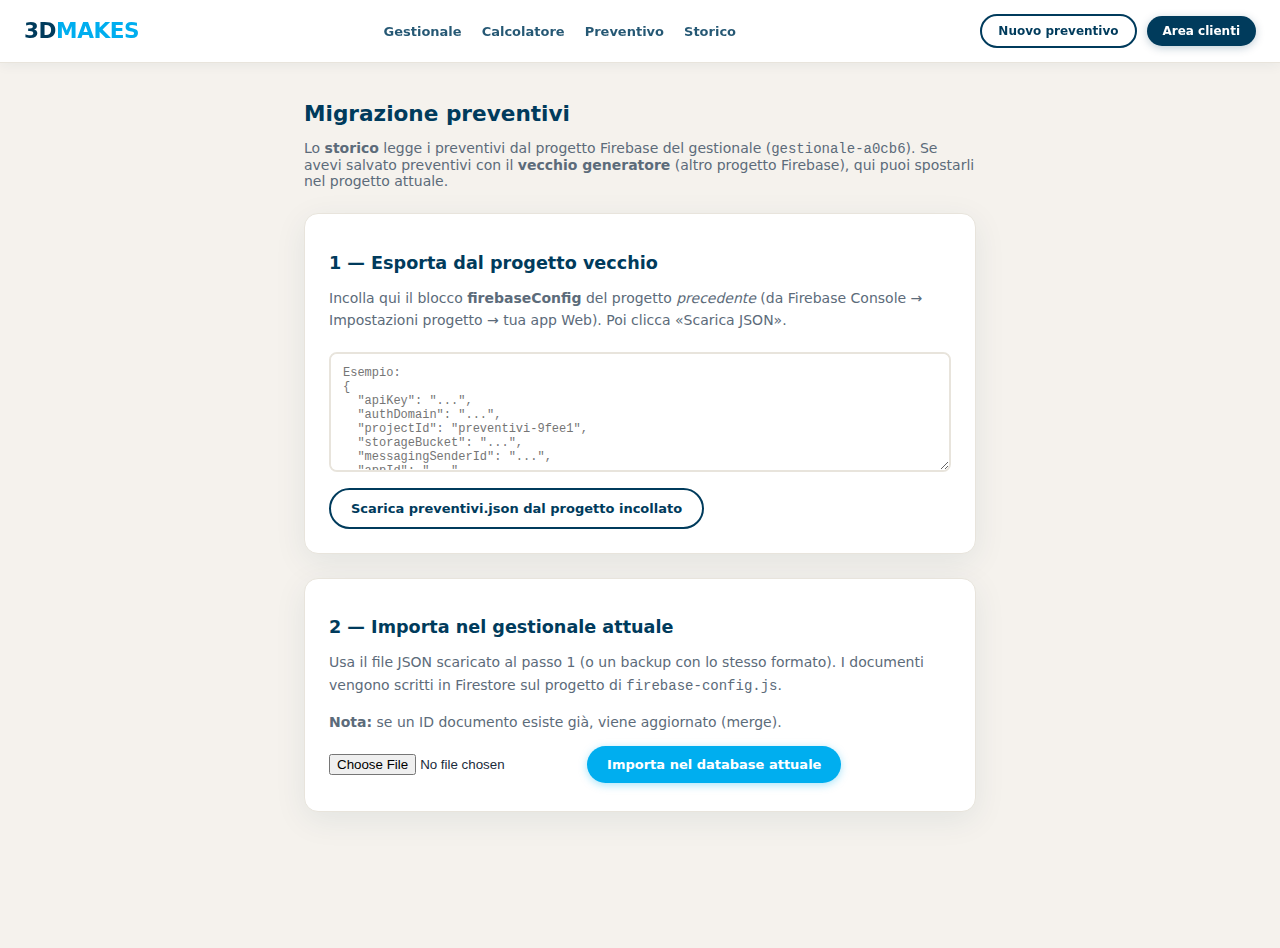
<file: migrazione-preventivi.html>
<!DOCTYPE html>
<html lang="it">
<head>
    <meta charset="UTF-8">
    <meta name="viewport" content="width=device-width, initial-scale=1.0">
    <title>Migrazione preventivi - 3DMAKES</title>
    <link rel="preconnect" href="https://fonts.googleapis.com">
    <link rel="preconnect" href="https://fonts.gstatic.com" crossorigin>
    <link href="https://fonts.googleapis.com/css2?family=Montserrat:wght@400;600;700;800&display=swap" rel="stylesheet">
    <link rel="stylesheet" href="3dmakes-theme.css">
    <script src="https://www.gstatic.com/firebasejs/10.7.1/firebase-app-compat.js"></script>
    <script src="https://www.gstatic.com/firebasejs/10.7.1/firebase-firestore-compat.js"></script>
    <script src="firebase-config.js"></script>
    <script src="firestore-init.js"></script>
    <style>
        .mig-wrap { max-width: 720px; margin: 0 auto; padding: 24px; }
        .mig-card { background: var(--dm-white); border-radius: var(--dm-radius); padding: 24px; box-shadow: var(--dm-shadow); margin-bottom: 24px; border: 1px solid var(--dm-border); }
        .mig-card h2 { font-size: 1.1rem; color: var(--dm-navy); margin-bottom: 12px; }
        .mig-card p, .mig-card li { font-size: 14px; color: var(--dm-text-muted); line-height: 1.6; margin-bottom: 8px; }
        .mig-card textarea { width: 100%; min-height: 120px; font-family: ui-monospace, monospace; font-size: 12px; padding: 12px; border: 2px solid var(--dm-border); border-radius: 8px; margin: 12px 0; }
        .mig-card input[type="file"] { margin: 12px 0; }
        .mig-out { white-space: pre-wrap; font-size: 12px; background: var(--dm-cream); padding: 12px; border-radius: 8px; max-height: 200px; overflow-y: auto; margin-top: 12px; }
    </style>
</head>
<body class="dm-page">
    <header class="dm-header">
        <a href="index.html" class="dm-logo"><span class="dm-logo__d">3D</span><span class="dm-logo__m">MAKES</span></a>
        <nav class="dm-nav" aria-label="Strumenti">
            <a href="index.html">Gestionale</a>
            <a href="calcolatore.html">Calcolatore</a>
            <a href="genera-preventivo.html">Preventivo</a>
            <a href="storico-preventivi.html">Storico</a>
        </nav>
        <div class="dm-header__actions">
            <a href="genera-preventivo.html" class="dm-btn dm-btn--outline dm-btn--sm">Nuovo preventivo</a>
            <a href="index.html" class="dm-btn dm-btn--navy dm-btn--sm">Area clienti</a>
        </div>
    </header>

    <div class="mig-wrap">
        <h1 style="font-size: 1.35rem; color: var(--dm-navy); margin-bottom: 8px;">Migrazione preventivi</h1>
        <p style="color: var(--dm-text-muted); font-size: 14px; margin-bottom: 24px;">
            Lo <strong>storico</strong> legge i preventivi dal progetto Firebase del gestionale (<code>gestionale-a0cb6</code>).
            Se avevi salvato preventivi con il <strong>vecchio generatore</strong> (altro progetto Firebase), qui puoi spostarli nel progetto attuale.
        </p>

        <div class="mig-card">
            <h2>1 — Esporta dal progetto vecchio</h2>
            <p>Incolla qui il blocco <strong>firebaseConfig</strong> del progetto <em>precedente</em> (da Firebase Console → Impostazioni progetto → tua app Web). Poi clicca «Scarica JSON».</p>
            <textarea id="legacyConfig" placeholder='Esempio:
{
  "apiKey": "...",
  "authDomain": "...",
  "projectId": "preventivi-9fee1",
  "storageBucket": "...",
  "messagingSenderId": "...",
  "appId": "..."
}'></textarea>
            <button type="button" class="dm-btn dm-btn--outline" id="btnExport">Scarica preventivi.json dal progetto incollato</button>
            <div id="exportLog" class="mig-out" style="display:none;"></div>
        </div>

        <div class="mig-card">
            <h2>2 — Importa nel gestionale attuale</h2>
            <p>Usa il file JSON scaricato al passo 1 (o un backup con lo stesso formato). I documenti vengono scritti in Firestore sul progetto di <code>firebase-config.js</code>.</p>
            <p><strong>Nota:</strong> se un ID documento esiste già, viene aggiornato (merge).</p>
            <input type="file" id="fileImport" accept=".json,application/json">
            <button type="button" class="dm-btn dm-btn--cyan" id="btnImport">Importa nel database attuale</button>
            <div id="importLog" class="mig-out" style="display:none;"></div>
        </div>
    </div>

    <script>
        const LEGACY_APP = 'legacyPreventiviExport';

        function serializeValue(v) {
            if (v == null) return v;
            if (typeof v.toDate === 'function') return { __iso: v.toDate().toISOString() };
            if (typeof v.toMillis === 'function') return { __iso: new Date(v.toMillis()).toISOString() };
            if (v.seconds !== undefined && v.nanoseconds !== undefined) {
                return { __iso: new Date(v.seconds * 1000).toISOString() };
            }
            if (Array.isArray(v)) return v.map(serializeValue);
            if (typeof v === 'object' && v.constructor === Object) {
                const o = {};
                for (const [k, val] of Object.entries(v)) o[k] = serializeValue(val);
                return o;
            }
            return v;
        }

        function deserializeValue(v) {
            if (v && typeof v === 'object' && v.__iso) {
                return firebase.firestore.Timestamp.fromDate(new Date(v.__iso));
            }
            if (Array.isArray(v)) return v.map(deserializeValue);
            if (v && typeof v === 'object' && v.constructor === Object) {
                const o = {};
                for (const [k, val] of Object.entries(v)) o[k] = deserializeValue(val);
                return o;
            }
            return v;
        }

        document.getElementById('btnExport').addEventListener('click', async function () {
            const log = document.getElementById('exportLog');
            log.style.display = 'block';
            log.textContent = 'Connessione…';
            let cfg;
            try {
                cfg = JSON.parse(document.getElementById('legacyConfig').value.trim());
            } catch (e) {
                log.textContent = 'JSON non valido: ' + e.message;
                return;
            }
            if (!cfg.apiKey || !cfg.projectId) {
                log.textContent = 'Servono almeno apiKey e projectId.';
                return;
            }
            try {
                if (firebase.apps.find(a => a.name === LEGACY_APP)) {
                    await firebase.app(LEGACY_APP).delete();
                }
            } catch (e) { /* ignore */ }

            try {
                const legacyApp = firebase.initializeApp(cfg, LEGACY_APP);
                const db = legacyApp.firestore();
                if (typeof applyFirestoreConnectionSettings === 'function') applyFirestoreConnectionSettings(db);
                const snap = await db.collection('preventivi').get();
                const items = [];
                snap.forEach(doc => {
                    const raw = doc.data();
                    const data = {};
                    for (const [k, val] of Object.entries(raw)) {
                        data[k] = serializeValue(val);
                    }
                    items.push({ id: doc.id, ...data });
                });
                const blob = new Blob([JSON.stringify({ exportedAt: new Date().toISOString(), count: items.length, preventivi: items }, null, 2)], { type: 'application/json' });
                const a = document.createElement('a');
                a.href = URL.createObjectURL(blob);
                a.download = 'preventivi_backup_' + cfg.projectId + '_' + new Date().toISOString().split('T')[0] + '.json';
                a.click();
                URL.revokeObjectURL(a.href);
                log.textContent = 'OK: esportati ' + items.length + ' preventivi. Controlla il download.';
                try { await legacyApp.delete(); } catch (e) { /* ignore */ }
            } catch (e) {
                log.textContent = 'Errore: ' + (e.message || e);
                console.error(e);
            }
        });

        document.getElementById('btnImport').addEventListener('click', async function () {
            const log = document.getElementById('importLog');
            const f = document.getElementById('fileImport').files[0];
            if (!f) {
                log.style.display = 'block';
                log.textContent = 'Seleziona un file JSON.';
                return;
            }
            log.style.display = 'block';
            log.textContent = 'Lettura file…';

            let json;
            try {
                json = JSON.parse(await f.text());
            } catch (e) {
                log.textContent = 'File JSON non valido: ' + e.message;
                return;
            }

            const list = json.preventivi || json.items || (Array.isArray(json) ? json : null);
            if (!list || !Array.isArray(list)) {
                log.textContent = 'Formato atteso: { "preventivi": [ { id, ... }, ... ] } oppure un array.';
                return;
            }

            if (typeof firebaseConfig === 'undefined' || !firebaseConfig.apiKey) {
                log.textContent = 'firebase-config.js non caricato.';
                return;
            }

            try {
                const db = typeof initFirestoreDb === 'function' ? initFirestoreDb() : null;
                if (!db) {
                    log.textContent = 'Impossibile inizializzare Firestore (firebase-config.js).';
                    return;
                }
                let ok = 0;
                let err = 0;
                for (const row of list) {
                    const id = row.id;
                    if (!id) { err++; continue; }
                    const { id: _drop, ...rest } = row;
                    const data = deserializeValue(rest);
                    data.updatedAt = firebase.firestore.FieldValue.serverTimestamp();
                    if (!data.createdAt) {
                        data.createdAt = firebase.firestore.FieldValue.serverTimestamp();
                    }
                    try {
                        await db.collection('preventivi').doc(id).set(data, { merge: true });
                        ok++;
                    } catch (e) {
                        console.error(e);
                        err++;
                    }
                }
                log.textContent = 'Fatto. Importati/aggiornati: ' + ok + '. Errori: ' + err + '. Apri Storico preventivi per verificare.';
            } catch (e) {
                log.textContent = 'Errore: ' + (e.message || e);
                console.error(e);
            }
        });
    </script>
</body>
</html>
</file>
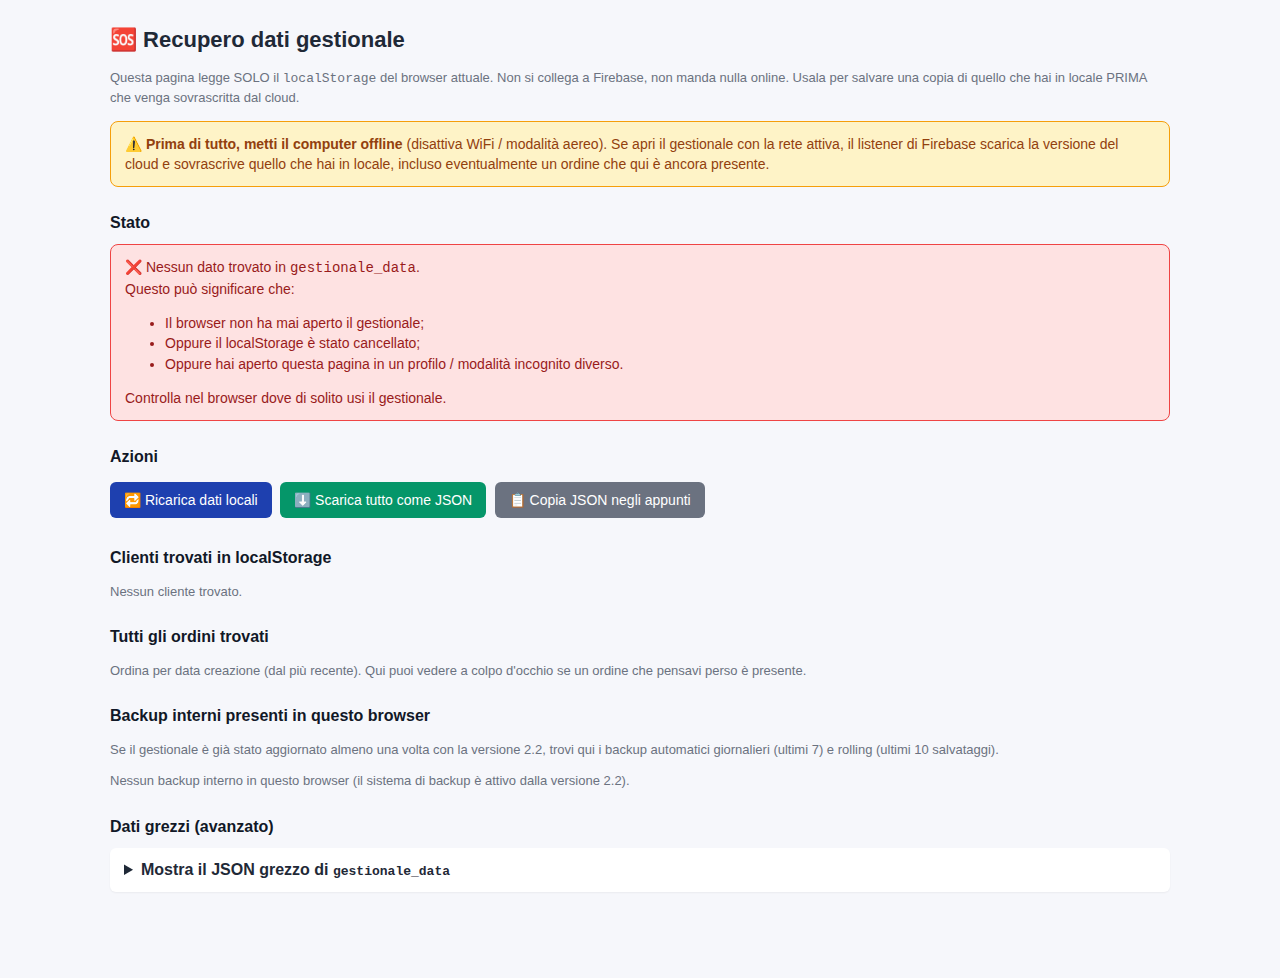
<file: recupero.html>
<!DOCTYPE html>
<html lang="it">
<head>
    <meta charset="UTF-8">
    <meta name="viewport" content="width=device-width, initial-scale=1.0">
    <title>🆘 Recupero dati gestionale</title>
    <style>
        * { box-sizing: border-box; }
        body {
            font-family: -apple-system, BlinkMacSystemFont, "Segoe UI", sans-serif;
            background: #f6f7fb;
            color: #1f2937;
            max-width: 1100px;
            margin: 0 auto;
            padding: 24px 20px 80px;
            line-height: 1.45;
        }
        h1 { font-size: 22px; margin: 0 0 8px; }
        h2 { font-size: 16px; margin: 24px 0 10px; color: #111827; }
        .warning {
            background: #fef3c7;
            border: 1px solid #f59e0b;
            color: #92400e;
            padding: 12px 14px;
            border-radius: 8px;
            margin-bottom: 16px;
            font-size: 14px;
        }
        .danger {
            background: #fee2e2;
            border: 1px solid #ef4444;
            color: #991b1b;
            padding: 12px 14px;
            border-radius: 8px;
            margin-bottom: 16px;
            font-size: 14px;
        }
        .ok {
            background: #d1fae5;
            border: 1px solid #10b981;
            color: #065f46;
            padding: 12px 14px;
            border-radius: 8px;
            margin-bottom: 16px;
            font-size: 14px;
        }
        button {
            background: #1e40af;
            color: #fff;
            border: 0;
            padding: 10px 14px;
            border-radius: 6px;
            font-size: 14px;
            cursor: pointer;
            margin: 4px 4px 4px 0;
        }
        button.secondary { background: #6b7280; }
        button.success { background: #059669; }
        button:disabled { opacity: 0.5; cursor: not-allowed; }
        table {
            width: 100%;
            border-collapse: collapse;
            background: #fff;
            border-radius: 8px;
            overflow: hidden;
            box-shadow: 0 1px 3px rgba(0,0,0,0.05);
            font-size: 14px;
            margin-top: 8px;
        }
        th, td {
            padding: 8px 10px;
            border-bottom: 1px solid #e5e7eb;
            text-align: left;
            vertical-align: top;
        }
        th { background: #f3f4f6; font-weight: 600; }
        tr:last-child td { border-bottom: 0; }
        .chip {
            display: inline-block;
            font-size: 11px;
            padding: 2px 8px;
            border-radius: 999px;
            background: #e5e7eb;
            color: #374151;
            margin-left: 6px;
        }
        pre {
            background: #111827;
            color: #d1fae5;
            padding: 12px;
            border-radius: 6px;
            overflow: auto;
            max-height: 320px;
            font-size: 12px;
        }
        details { background: #fff; padding: 10px 14px; border-radius: 6px; margin: 8px 0; box-shadow: 0 1px 2px rgba(0,0,0,0.05); }
        summary { cursor: pointer; font-weight: 600; }
        .muted { color: #6b7280; font-size: 13px; }
        input[type="file"] { margin: 6px 0; }
    </style>
</head>
<body>
    <h1>🆘 Recupero dati gestionale</h1>
    <p class="muted">
        Questa pagina legge SOLO il <code>localStorage</code> del browser attuale.
        Non si collega a Firebase, non manda nulla online.
        Usala per salvare una copia di quello che hai in locale PRIMA che venga sovrascritta dal cloud.
    </p>

    <div class="warning">
        <strong>⚠️ Prima di tutto, metti il computer offline</strong> (disattiva WiFi / modalità aereo).
        Se apri il gestionale con la rete attiva, il listener di Firebase scarica la versione del cloud
        e sovrascrive quello che hai in locale, incluso eventualmente un ordine che qui è ancora presente.
    </div>

    <h2>Stato</h2>
    <div id="status"></div>

    <h2>Azioni</h2>
    <button id="refreshBtn">🔁 Ricarica dati locali</button>
    <button id="downloadBtn" class="success">⬇️ Scarica tutto come JSON</button>
    <button id="copyBtn" class="secondary">📋 Copia JSON negli appunti</button>

    <h2>Clienti trovati in localStorage</h2>
    <div id="clientsTable"></div>

    <h2>Tutti gli ordini trovati</h2>
    <p class="muted">Ordina per data creazione (dal più recente). Qui puoi vedere a colpo d'occhio se un ordine che pensavi perso è presente.</p>
    <div id="ordersTable"></div>

    <h2>Backup interni presenti in questo browser</h2>
    <p class="muted">
        Se il gestionale è già stato aggiornato almeno una volta con la versione 2.2, trovi qui i backup
        automatici giornalieri (ultimi 7) e rolling (ultimi 10 salvataggi).
    </p>
    <div id="backupsList"></div>

    <h2>Dati grezzi (avanzato)</h2>
    <details>
        <summary>Mostra il JSON grezzo di <code>gestionale_data</code></summary>
        <pre id="rawData"></pre>
    </details>

    <script>
        const PRIMARY_KEY = 'gestionale_data';
        const COUNTER_KEY = 'gestionale_order_counter';
        const BACKUP_DAILY_PREFIX = 'gestionale_backup_daily_';
        const BACKUP_ROLLING_KEY = 'gestionale_backup_rolling';

        function readCurrent() {
            try {
                const raw = localStorage.getItem(PRIMARY_KEY);
                if (!raw) return null;
                return JSON.parse(raw);
            } catch (e) {
                return null;
            }
        }

        function readCounter() {
            const v = localStorage.getItem(COUNTER_KEY);
            return v ? parseInt(v, 10) : null;
        }

        function readBackups() {
            const daily = [];
            for (let i = 0; i < localStorage.length; i++) {
                const k = localStorage.key(i);
                if (k && k.startsWith(BACKUP_DAILY_PREFIX)) {
                    let parsed = null;
                    try { parsed = JSON.parse(localStorage.getItem(k)); } catch (e) {}
                    daily.push({ key: k, date: k.slice(BACKUP_DAILY_PREFIX.length), data: parsed });
                }
            }
            daily.sort((a, b) => a.date.localeCompare(b.date));

            let rolling = [];
            try {
                const raw = localStorage.getItem(BACKUP_ROLLING_KEY);
                if (raw) rolling = JSON.parse(raw) || [];
            } catch (e) {}

            return { daily, rolling };
        }

        function countOrders(clients) {
            if (!Array.isArray(clients)) return 0;
            let c = 0;
            clients.forEach(cli => {
                if (Array.isArray(cli.orders)) c += cli.orders.length;
            });
            return c;
        }

        function render() {
            const clients = readCurrent();
            const counter = readCounter();
            const { daily, rolling } = readBackups();

            const statusEl = document.getElementById('status');
            if (!clients) {
                statusEl.innerHTML = `
                    <div class="danger">
                        ❌ Nessun dato trovato in <code>gestionale_data</code>.<br>
                        Questo può significare che:
                        <ul>
                            <li>Il browser non ha mai aperto il gestionale;</li>
                            <li>Oppure il localStorage è stato cancellato;</li>
                            <li>Oppure hai aperto questa pagina in un profilo / modalità incognito diverso.</li>
                        </ul>
                        Controlla nel browser dove di solito usi il gestionale.
                    </div>`;
            } else if (!Array.isArray(clients)) {
                statusEl.innerHTML = `<div class="danger">❌ Dati trovati ma non sono un array valido.</div>`;
            } else {
                const nOrders = countOrders(clients);
                statusEl.innerHTML = `
                    <div class="ok">
                        ✅ Trovati <strong>${clients.length} clienti</strong> e <strong>${nOrders} ordini</strong> in localStorage.
                        ${counter ? `<br>Counter ordini: <strong>${counter}</strong>` : ''}
                    </div>`;
            }

            const clientsTable = document.getElementById('clientsTable');
            if (Array.isArray(clients) && clients.length > 0) {
                let html = '<table><tr><th>#</th><th>Cliente</th><th>Ordini</th><th>Documenti</th><th>Note</th><th>File</th></tr>';
                clients.forEach((c, i) => {
                    html += `<tr>
                        <td>${i + 1}</td>
                        <td><strong>${escapeHtml(c.name || '(senza nome)')}</strong><br><span class="muted">${escapeHtml(c.email || '')}</span></td>
                        <td>${Array.isArray(c.orders) ? c.orders.length : 0}</td>
                        <td>${Array.isArray(c.documents) ? c.documents.length : 0}</td>
                        <td>${Array.isArray(c.notes) ? c.notes.length : 0}</td>
                        <td>${Array.isArray(c.files) ? c.files.length : 0}</td>
                    </tr>`;
                });
                html += '</table>';
                clientsTable.innerHTML = html;
            } else {
                clientsTable.innerHTML = '<p class="muted">Nessun cliente trovato.</p>';
            }

            const ordersTable = document.getElementById('ordersTable');
            if (Array.isArray(clients)) {
                const rows = [];
                clients.forEach(c => {
                    if (Array.isArray(c.orders)) {
                        c.orders.forEach(o => rows.push({ client: c.name || '?', order: o }));
                    }
                });
                rows.sort((a, b) => {
                    const da = a.order.createdAt || a.order.date || '';
                    const db = b.order.createdAt || b.order.date || '';
                    return db.localeCompare(da);
                });
                if (rows.length === 0) {
                    ordersTable.innerHTML = '<p class="muted">Nessun ordine trovato.</p>';
                } else {
                    let html = '<table><tr><th>#</th><th>Data</th><th>Cliente</th><th>Numero</th><th>Descrizione</th><th>Importo</th><th>Stato</th></tr>';
                    rows.forEach((r, i) => {
                        const d = r.order.date || (r.order.createdAt ? r.order.createdAt.slice(0, 10) : '');
                        html += `<tr>
                            <td>${i + 1}</td>
                            <td>${escapeHtml(d)}</td>
                            <td>${escapeHtml(r.client)}</td>
                            <td><strong>${escapeHtml(r.order.number || '')}</strong></td>
                            <td>${escapeHtml(r.order.description || '')}</td>
                            <td>${typeof r.order.amount === 'number' ? 'CHF ' + r.order.amount.toFixed(2) : ''}</td>
                            <td><span class="chip">${escapeHtml(r.order.status || '')}</span></td>
                        </tr>`;
                    });
                    html += '</table>';
                    ordersTable.innerHTML = html;
                }
            }

            const backupsList = document.getElementById('backupsList');
            if (daily.length === 0 && rolling.length === 0) {
                backupsList.innerHTML = '<p class="muted">Nessun backup interno in questo browser (il sistema di backup è attivo dalla versione 2.2).</p>';
            } else {
                let html = '';
                if (daily.length) {
                    html += '<h3 style="font-size:14px;margin:8px 0">📅 Giornalieri</h3><table><tr><th>Giorno</th><th>Clienti</th><th>Azioni</th></tr>';
                    daily.forEach(b => {
                        const n = b.data && typeof b.data.clientsCount === 'number' ? b.data.clientsCount : '?';
                        html += `<tr>
                            <td>${b.date}</td>
                            <td>${n}</td>
                            <td><button class="secondary" data-kind="daily" data-key="${b.key}">Scarica</button></td>
                        </tr>`;
                    });
                    html += '</table>';
                }
                if (rolling.length) {
                    html += '<h3 style="font-size:14px;margin:14px 0 8px">🕒 Ultimi salvataggi</h3><table><tr><th>#</th><th>Quando</th><th>Clienti</th><th>Azioni</th></tr>';
                    rolling.forEach((r, i) => {
                        const when = r && r.savedAt ? new Date(r.savedAt).toLocaleString('it-IT') : '?';
                        const n = r && typeof r.clientsCount === 'number' ? r.clientsCount : (Array.isArray(r.clients) ? r.clients.length : '?');
                        html += `<tr>
                            <td>R${i + 1}</td>
                            <td>${escapeHtml(when)}</td>
                            <td>${n}</td>
                            <td><button class="secondary" data-kind="rolling" data-idx="${i}">Scarica</button></td>
                        </tr>`;
                    });
                    html += '</table>';
                }
                backupsList.innerHTML = html;

                backupsList.querySelectorAll('button').forEach(btn => {
                    btn.addEventListener('click', () => {
                        const kind = btn.dataset.kind;
                        if (kind === 'daily') {
                            const raw = localStorage.getItem(btn.dataset.key);
                            downloadText(raw, btn.dataset.key + '.json');
                        } else {
                            const idx = parseInt(btn.dataset.idx, 10);
                            downloadText(JSON.stringify(rolling[idx], null, 2), `rolling-${idx + 1}.json`);
                        }
                    });
                });
            }

            const rawData = document.getElementById('rawData');
            rawData.textContent = localStorage.getItem(PRIMARY_KEY) || '(nessun dato)';
        }

        function buildFullExport() {
            return {
                type: 'gestionale-3dmakes-recovery-dump',
                version: 1,
                exportedAt: new Date().toISOString(),
                orderCounter: readCounter(),
                clients: readCurrent(),
                backups: readBackups()
            };
        }

        function downloadText(text, filename) {
            const blob = new Blob([text], { type: 'application/json' });
            const url = URL.createObjectURL(blob);
            const a = document.createElement('a');
            a.href = url;
            a.download = filename;
            document.body.appendChild(a);
            a.click();
            document.body.removeChild(a);
            setTimeout(() => URL.revokeObjectURL(url), 500);
        }

        function escapeHtml(s) {
            return String(s == null ? '' : s)
                .replace(/&/g, '&amp;')
                .replace(/</g, '&lt;')
                .replace(/>/g, '&gt;')
                .replace(/"/g, '&quot;');
        }

        document.getElementById('refreshBtn').addEventListener('click', render);
        document.getElementById('downloadBtn').addEventListener('click', () => {
            const stamp = new Date().toISOString().replace(/[:.]/g, '-').slice(0, 19);
            downloadText(JSON.stringify(buildFullExport(), null, 2), `gestionale-recupero-${stamp}.json`);
        });
        document.getElementById('copyBtn').addEventListener('click', async () => {
            const text = JSON.stringify(buildFullExport(), null, 2);
            try {
                await navigator.clipboard.writeText(text);
                alert('✅ JSON copiato negli appunti');
            } catch (e) {
                alert('❌ Impossibile copiare automaticamente. Usa il pulsante Scarica.');
            }
        });

        render();
    </script>
</body>
</html>
</file>
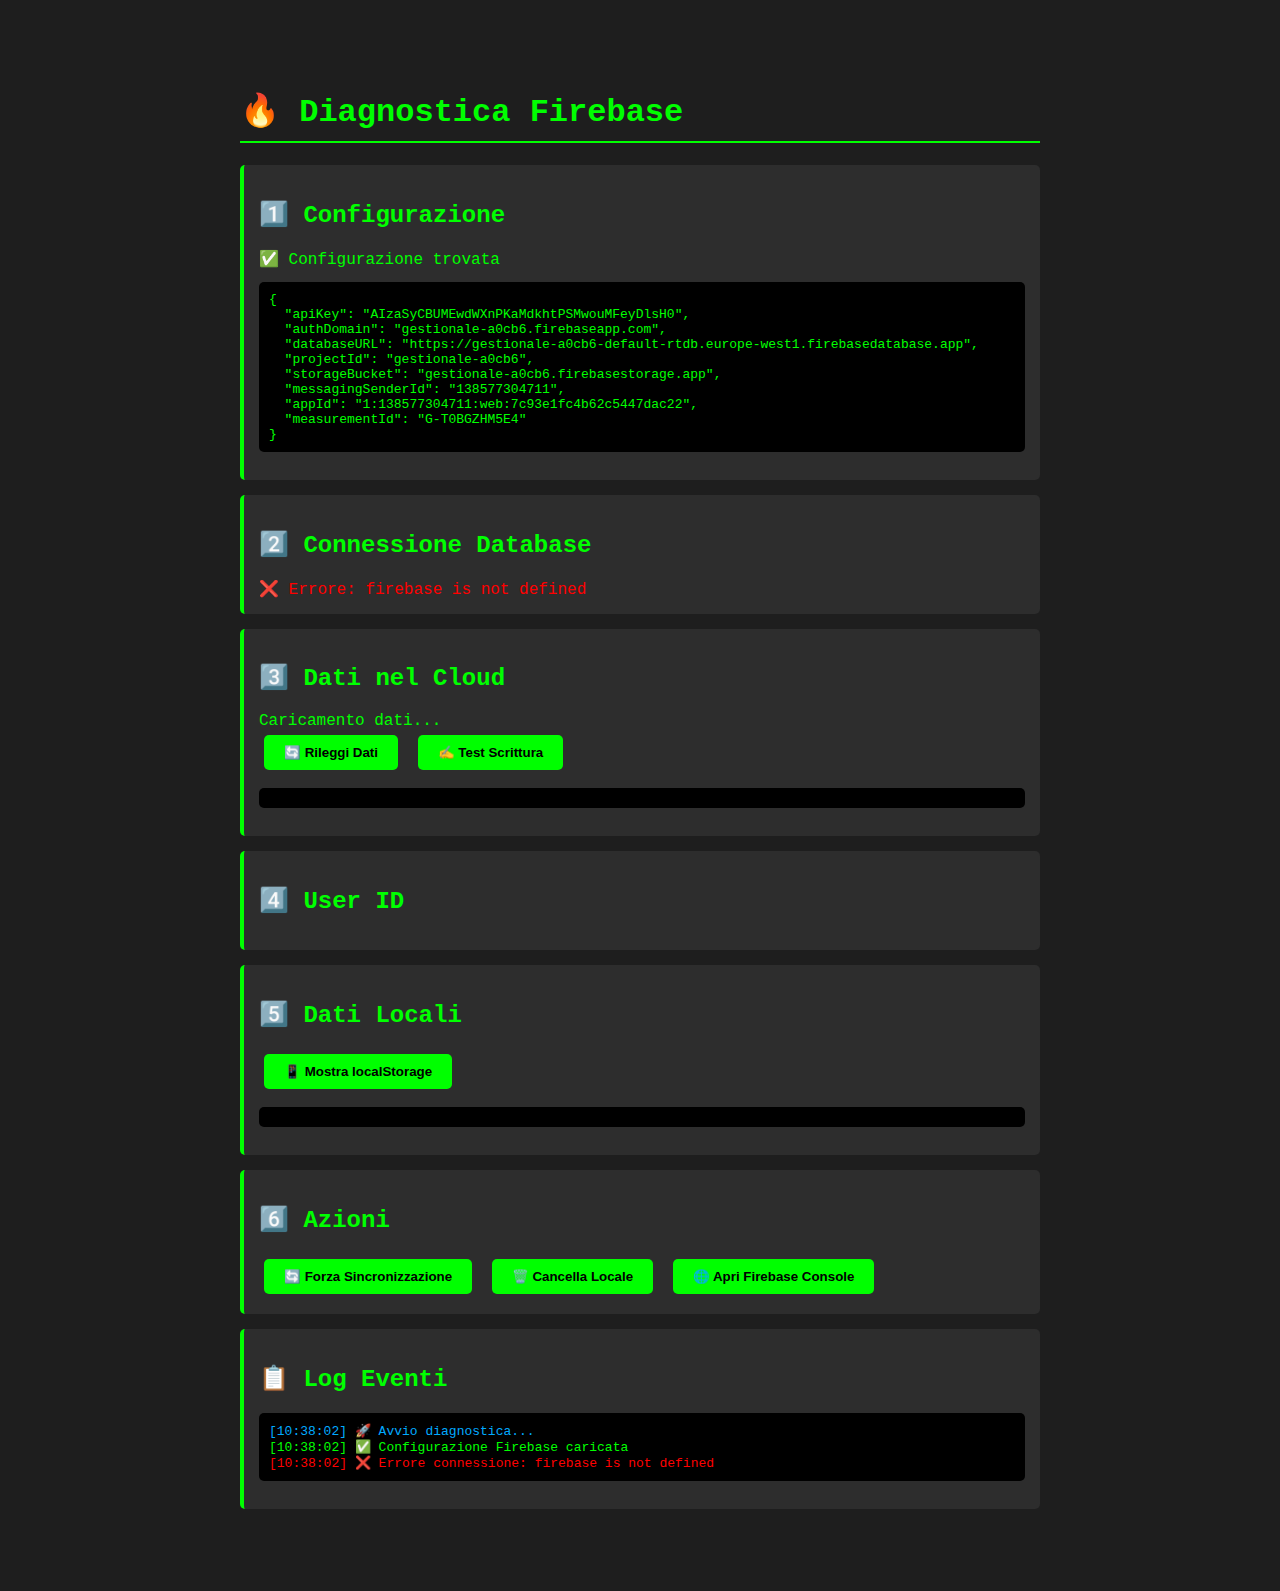
<file: test-firebase.html>
<!DOCTYPE html>
<html lang="it">
<head>
    <meta charset="UTF-8">
    <meta name="viewport" content="width=device-width, initial-scale=1.0">
    <title>Test Firebase - Diagnostica</title>
    <style>
        body {
            font-family: 'Courier New', monospace;
            max-width: 800px;
            margin: 50px auto;
            padding: 20px;
            background: #1e1e1e;
            color: #00ff00;
        }
        h1 {
            color: #00ff00;
            border-bottom: 2px solid #00ff00;
            padding-bottom: 10px;
        }
        .test-section {
            background: #2d2d2d;
            padding: 15px;
            margin: 15px 0;
            border-radius: 5px;
            border-left: 4px solid #00ff00;
        }
        .success { color: #00ff00; }
        .error { color: #ff0000; }
        .warning { color: #ffaa00; }
        .info { color: #00aaff; }
        button {
            background: #00ff00;
            color: #000;
            border: none;
            padding: 10px 20px;
            margin: 5px;
            border-radius: 5px;
            cursor: pointer;
            font-weight: bold;
        }
        button:hover {
            background: #00cc00;
        }
        pre {
            background: #000;
            padding: 10px;
            border-radius: 5px;
            overflow-x: auto;
        }
    </style>
    
    <!-- Firebase -->
    <script src="https://www.gstatic.com/firebasejs/10.7.1/firebase-app-compat.js"></script>
    <script src="https://www.gstatic.com/firebasejs/10.7.1/firebase-database-compat.js"></script>
    <script src="firebase-config.js"></script>
</head>
<body>
    <h1>🔥 Diagnostica Firebase</h1>
    
    <div class="test-section">
        <h2>1️⃣ Configurazione</h2>
        <div id="config-status">Controllo configurazione...</div>
        <pre id="config-data"></pre>
    </div>
    
    <div class="test-section">
        <h2>2️⃣ Connessione Database</h2>
        <div id="db-status">Controllo connessione...</div>
        <div id="db-url"></div>
    </div>
    
    <div class="test-section">
        <h2>3️⃣ Dati nel Cloud</h2>
        <div id="cloud-data">Caricamento dati...</div>
        <button onclick="testRead()">🔄 Rileggi Dati</button>
        <button onclick="testWrite()">✍️ Test Scrittura</button>
        <pre id="data-content"></pre>
    </div>
    
    <div class="test-section">
        <h2>4️⃣ User ID</h2>
        <div id="user-id"></div>
    </div>
    
    <div class="test-section">
        <h2>5️⃣ Dati Locali</h2>
        <button onclick="showLocalData()">📱 Mostra localStorage</button>
        <pre id="local-data"></pre>
    </div>
    
    <div class="test-section">
        <h2>6️⃣ Azioni</h2>
        <button onclick="forceSync()">🔄 Forza Sincronizzazione</button>
        <button onclick="clearLocal()">🗑️ Cancella Locale</button>
        <button onclick="viewFirebaseConsole()">🌐 Apri Firebase Console</button>
    </div>
    
    <div class="test-section">
        <h2>📋 Log Eventi</h2>
        <pre id="event-log"></pre>
    </div>

    <script>
        let db = null;
        let userId = null;
        
        function log(message, type = 'info') {
            const logEl = document.getElementById('event-log');
            const timestamp = new Date().toLocaleTimeString('it-IT');
            const color = {
                'success': '#00ff00',
                'error': '#ff0000',
                'warning': '#ffaa00',
                'info': '#00aaff'
            }[type] || '#00aaff';
            
            logEl.innerHTML += `<span style="color: ${color}">[${timestamp}] ${message}</span>\n`;
            logEl.scrollTop = logEl.scrollHeight;
        }
        
        // Test 1: Configurazione
        function testConfig() {
            const configEl = document.getElementById('config-status');
            const dataEl = document.getElementById('config-data');
            
            if (typeof firebaseConfig === 'undefined') {
                configEl.innerHTML = '<span class="error">❌ Firebase config non trovato!</span>';
                log('❌ Firebase config non trovato', 'error');
                return false;
            }
            
            configEl.innerHTML = '<span class="success">✅ Configurazione trovata</span>';
            dataEl.textContent = JSON.stringify(firebaseConfig, null, 2);
            log('✅ Configurazione Firebase caricata', 'success');
            return true;
        }
        
        // Test 2: Connessione Database
        function testConnection() {
            const statusEl = document.getElementById('db-status');
            const urlEl = document.getElementById('db-url');
            
            try {
                if (!firebase.apps.length) {
                    firebase.initializeApp(firebaseConfig);
                }
                db = firebase.database();
                
                statusEl.innerHTML = '<span class="success">✅ Connessione stabilita</span>';
                urlEl.innerHTML = `<span class="info">Database URL: ${firebaseConfig.databaseURL}</span>`;
                log('✅ Connesso al database', 'success');
                return true;
            } catch (error) {
                statusEl.innerHTML = `<span class="error">❌ Errore: ${error.message}</span>`;
                log(`❌ Errore connessione: ${error.message}`, 'error');
                return false;
            }
        }
        
        // Test 3: Lettura dati
        function testRead() {
            if (!db) {
                log('❌ Database non inizializzato', 'error');
                return;
            }
            
            const dataEl = document.getElementById('cloud-data');
            const contentEl = document.getElementById('data-content');
            
            userId = localStorage.getItem('gestionale_user_id') || 'user_unknown';
            
            dataEl.innerHTML = '<span class="warning">⏳ Lettura in corso...</span>';
            log(`📖 Lettura dati per user: ${userId}`, 'info');
            
            db.ref('clients/' + userId).once('value')
                .then(snapshot => {
                    const data = snapshot.val();
                    
                    if (data) {
                        dataEl.innerHTML = `<span class="success">✅ Dati trovati nel cloud (${Array.isArray(data) ? data.length : 0} clienti)</span>`;
                        contentEl.textContent = JSON.stringify(data, null, 2);
                        log(`✅ Trovati ${Array.isArray(data) ? data.length : 0} clienti nel cloud`, 'success');
                    } else {
                        dataEl.innerHTML = '<span class="warning">⚠️ Nessun dato nel cloud</span>';
                        contentEl.textContent = 'Nessun dato trovato';
                        log('⚠️ Nessun dato nel cloud', 'warning');
                    }
                })
                .catch(error => {
                    dataEl.innerHTML = `<span class="error">❌ Errore lettura: ${error.message}</span>`;
                    log(`❌ Errore lettura: ${error.message}`, 'error');
                    
                    if (error.code === 'PERMISSION_DENIED') {
                        dataEl.innerHTML += '<br><span class="error">🔒 PERMISSION_DENIED - Verifica le regole del database!</span>';
                        log('🔒 Problema permessi - controlla regole database', 'error');
                    }
                });
        }
        
        // Test 4: Scrittura dati
        function testWrite() {
            if (!db || !userId) {
                log('❌ Database o userId non disponibile', 'error');
                return;
            }
            
            const testData = [{
                id: 'test_' + Date.now(),
                name: 'Cliente Test',
                email: 'test@test.com',
                createdAt: new Date().toISOString()
            }];
            
            log('✍️ Tentativo scrittura test...', 'info');
            
            db.ref('clients/' + userId).set(testData)
                .then(() => {
                    log('✅ Scrittura test completata!', 'success');
                    alert('✅ Scrittura test riuscita! Ora rileggi i dati.');
                    testRead();
                })
                .catch(error => {
                    log(`❌ Errore scrittura: ${error.message}`, 'error');
                    alert(`❌ Errore: ${error.message}`);
                });
        }
        
        // User ID
        function showUserId() {
            userId = localStorage.getItem('gestionale_user_id');
            const el = document.getElementById('user-id');
            
            if (userId) {
                el.innerHTML = `<span class="success">✅ User ID: <code>${userId}</code></span>`;
                log(`User ID: ${userId}`, 'info');
            } else {
                el.innerHTML = '<span class="warning">⚠️ User ID non trovato in localStorage</span>';
                log('⚠️ User ID mancante', 'warning');
            }
        }
        
        // Dati locali
        function showLocalData() {
            const data = localStorage.getItem('gestionale_data');
            const el = document.getElementById('local-data');
            
            if (data) {
                const parsed = JSON.parse(data);
                el.textContent = JSON.stringify(parsed, null, 2);
                log(`📱 Trovati ${parsed.length} clienti in locale`, 'info');
            } else {
                el.textContent = 'Nessun dato in localStorage';
                log('📱 Nessun dato locale', 'warning');
            }
        }
        
        // Forza sync
        function forceSync() {
            const localData = localStorage.getItem('gestionale_data');
            if (!localData || !db || !userId) {
                alert('Dati mancanti per sincronizzazione');
                return;
            }
            
            log('🔄 Forzatura sincronizzazione...', 'info');
            
            db.ref('clients/' + userId).set(JSON.parse(localData))
                .then(() => {
                    log('✅ Sincronizzazione completata!', 'success');
                    alert('✅ Dati caricati nel cloud!');
                })
                .catch(error => {
                    log(`❌ Errore sync: ${error.message}`, 'error');
                    alert(`❌ Errore: ${error.message}`);
                });
        }
        
        // Cancella locale
        function clearLocal() {
            if (confirm('Sei sicuro di voler cancellare i dati locali?')) {
                localStorage.removeItem('gestionale_data');
                localStorage.removeItem('gestionale_order_counter');
                log('🗑️ Dati locali cancellati', 'warning');
                alert('✅ Dati locali cancellati');
            }
        }
        
        // Apri console
        function viewFirebaseConsole() {
            window.open('https://console.firebase.google.com/project/gestionale-a0cb6/database/gestionale-a0cb6-default-rtdb/data', '_blank');
        }
        
        // Inizializzazione
        window.onload = function() {
            log('🚀 Avvio diagnostica...', 'info');
            
            if (testConfig()) {
                if (testConnection()) {
                    showUserId();
                    testRead();
                }
            }
        };
    </script>
</body>
</html>
</file>
<file: 3dmakes-theme.css>
/**
 * 3DMAKES — tema strumenti interni (allineato al sito pubblico)
 * Parametri centralizzati: modifica le variabili qui per rifinire tutto insieme.
 */
:root {
  --dm-cyan: #00aeef;
  --dm-navy: #003b5c;
  --dm-cream: #f5f2ed;
  --dm-white: #ffffff;
  --dm-text: #1a2b3c;
  --dm-text-muted: #5c6b7a;
  --dm-border: #e8e4dc;
  --dm-radius: 14px;
  --dm-radius-pill: 9999px;
  --dm-shadow: 0 8px 32px rgba(0, 59, 92, 0.08);
  --dm-shadow-sm: 0 2px 12px rgba(0, 59, 92, 0.06);
  --dm-font: "Montserrat", "Inter", system-ui, -apple-system, sans-serif;
  --dm-success: #0d9488;
  --dm-danger: #dc2626;
}

/* ========== Base pagina strumento ========== */
.dm-page {
  font-family: var(--dm-font);
  background: var(--dm-cream);
  color: var(--dm-text);
  min-height: 100vh;
  min-height: 100dvh;
  margin: 0;
  padding: 0 max(0px, env(safe-area-inset-right)) 48px max(0px, env(safe-area-inset-left));
  -webkit-font-smoothing: antialiased;
}

.dm-page *,
.dm-page *::before,
.dm-page *::after {
  box-sizing: border-box;
}

/* Link di testo — NON applicare ai pulsanti .dm-btn (altrimenti testo navy su sfondo navy) */
.dm-page a:not(.dm-btn) {
  color: var(--dm-navy);
}

/* ========== Header sito (compatto) ========== */
.dm-header {
  position: sticky;
  top: 0;
  z-index: 100;
  display: flex;
  flex-wrap: wrap;
  align-items: center;
  justify-content: space-between;
  gap: 16px 24px;
  padding: max(14px, env(safe-area-inset-top)) max(24px, env(safe-area-inset-right)) 14px max(24px, env(safe-area-inset-left));
  background: var(--dm-white);
  box-shadow: var(--dm-shadow-sm);
  border-bottom: 1px solid var(--dm-border);
}

.dm-logo {
  text-decoration: none;
  font-weight: 800;
  font-size: 1.35rem;
  letter-spacing: -0.02em;
  line-height: 1;
}

.dm-logo__d {
  color: var(--dm-navy);
}

.dm-logo__m {
  color: var(--dm-cyan);
}

.dm-nav {
  display: flex;
  flex-wrap: wrap;
  align-items: center;
  justify-content: center;
  gap: 8px 20px;
  flex: 1;
  min-width: 200px;
}

.dm-nav a {
  font-size: 13px;
  font-weight: 600;
  color: var(--dm-navy);
  text-decoration: none;
  opacity: 0.85;
  transition: opacity 0.15s ease, color 0.15s ease;
}

.dm-nav a:hover {
  opacity: 1;
  color: var(--dm-cyan);
}

.dm-nav a[aria-current="page"] {
  color: var(--dm-cyan);
  opacity: 1;
}

.dm-header__actions {
  display: flex;
  flex-wrap: wrap;
  align-items: center;
  gap: 10px;
  flex-shrink: 0;
}

/* Testo sempre leggibile sui pulsanti header (evita conflitti con link globali) */
.dm-header .dm-btn.dm-btn--navy {
  color: #ffffff;
}

.dm-header .dm-btn.dm-btn--cyan {
  color: #ffffff;
}

.dm-header .dm-btn.dm-btn--outline {
  color: var(--dm-navy);
  background: var(--dm-white);
}

.dm-header .dm-btn.dm-btn--ghost {
  color: var(--dm-cyan);
}

.dm-header__actions .dm-btn {
  flex-shrink: 0;
  text-decoration: none;
}

/* ========== Pulsanti ========== */
.dm-btn {
  display: inline-flex;
  align-items: center;
  justify-content: center;
  gap: 8px;
  padding: 11px 20px;
  font-family: var(--dm-font);
  font-size: 13px;
  font-weight: 700;
  border-radius: var(--dm-radius-pill);
  border: none;
  cursor: pointer;
  text-decoration: none;
  transition: transform 0.15s ease, box-shadow 0.15s ease, background 0.15s ease;
  white-space: nowrap;
}

.dm-btn:active {
  transform: translateY(1px);
}

.dm-btn--sm {
  padding: 8px 16px;
  font-size: 12px;
}

.dm-btn--navy {
  background: var(--dm-navy);
  color: var(--dm-white);
  box-shadow: 0 2px 8px rgba(0, 59, 92, 0.25);
}

.dm-btn--navy:hover {
  background: #002a42;
}

.dm-btn--outline {
  background: transparent;
  color: var(--dm-navy);
  border: 2px solid var(--dm-navy);
}

.dm-btn--outline:hover {
  background: rgba(0, 59, 92, 0.08);
}

.dm-btn--cyan {
  background: var(--dm-cyan);
  color: var(--dm-white);
  box-shadow: 0 2px 8px rgba(0, 174, 239, 0.35);
}

.dm-btn--cyan:hover {
  background: #0095cc;
}

.dm-btn--ghost {
  background: var(--dm-white);
  color: var(--dm-cyan);
  border: 2px solid rgba(0, 174, 239, 0.45);
}

.dm-btn--ghost:hover {
  background: rgba(0, 174, 239, 0.06);
}

.dm-btn--muted {
  background: #eef2f6;
  color: var(--dm-navy);
}

.dm-btn--muted:hover {
  background: #e2e8f0;
}

.dm-btn--block {
  width: 100%;
}

.dm-btn--fit {
  width: auto;
  display: inline-flex;
}

.dm-btn--danger {
  background: var(--dm-danger);
  color: var(--dm-white);
  padding: 6px 12px;
  font-size: 12px;
}

.dm-btn--danger:hover {
  background: #b91c1c;
}

.dm-btn--success {
  background: var(--dm-success);
  color: var(--dm-white);
}

.dm-btn--success:hover {
  background: #0f766e;
}

.dm-btn:disabled {
  opacity: 0.55;
  cursor: not-allowed;
  transform: none;
}

/* ========== Card / pannelli ========== */
.dm-card {
  background: var(--dm-white);
  border-radius: var(--dm-radius);
  box-shadow: var(--dm-shadow);
  border: 1px solid rgba(0, 59, 92, 0.06);
}

.dm-section-title {
  font-size: 12px;
  font-weight: 700;
  letter-spacing: 0.06em;
  text-transform: uppercase;
  color: var(--dm-cyan);
  margin: 20px 0 12px;
}

.dm-section-title:first-child {
  margin-top: 0;
}

/* ========== Form (strumenti) ========== */
.dm-form .form-group {
  margin-bottom: 14px;
}

.dm-form label {
  display: block;
  font-size: 12px;
  font-weight: 600;
  color: var(--dm-text-muted);
  margin-bottom: 6px;
}

.dm-form input,
.dm-form textarea,
.dm-form select {
  width: 100%;
  padding: 10px 12px;
  font-family: var(--dm-font);
  font-size: 14px;
  border: 2px solid var(--dm-border);
  border-radius: 10px;
  background: var(--dm-white);
  color: var(--dm-text);
  transition: border-color 0.15s ease, box-shadow 0.15s ease;
}

.dm-form input:focus,
.dm-form textarea:focus,
.dm-form select:focus {
  outline: none;
  border-color: var(--dm-cyan);
  box-shadow: 0 0 0 3px rgba(0, 174, 239, 0.15);
}

.dm-form textarea {
  resize: vertical;
  min-height: 64px;
}

/* Editor preventivo: campi più “a piena larghezza” e respiro verticale */
.dm-preventivo-wrap .dm-sidebar.dm-form .form-group {
  margin-bottom: 16px;
}

.dm-preventivo-wrap .dm-sidebar.dm-form input,
.dm-preventivo-wrap .dm-sidebar.dm-form textarea,
.dm-preventivo-wrap .dm-sidebar.dm-form select {
  padding: 11px 14px;
  font-size: 14px;
}

.dm-preventivo-wrap .dm-sidebar.dm-form textarea {
  min-height: 88px;
  line-height: 1.5;
}

.dm-preventivo-wrap .dm-riga-editor {
  padding: clamp(14px, 2.5vw, 20px) clamp(14px, 3vw, 22px);
  margin: 14px 0;
  min-width: 0;
  max-width: 100%;
  container-type: inline-size;
  container-name: dm-riga-editor;
}

.dm-preventivo-wrap .dm-riga-editor .dm-grid-2 {
  width: 100%;
  max-width: 100%;
  min-width: 0;
  gap: clamp(12px, 2vw, 18px);
}

.dm-preventivo-wrap .dm-riga-editor .dm-grid-2 > .form-group {
  min-width: 0;
  max-width: 100%;
}

/* input number: senza min-width:0 la griglia “esplode” (Safari / WebKit) */
.dm-preventivo-wrap .dm-riga-editor input[type='number'],
.dm-preventivo-wrap .dm-sidebar.dm-form input[type='number'] {
  min-width: 0;
  max-width: 100%;
}

/* Con colonna stretta: quantità / prezzo in verticale (soglia più alta = meno accavallamenti) */
@container dm-riga-editor (max-width: 560px) {
  .dm-grid-2--qty-price {
    grid-template-columns: minmax(0, 1fr);
  }
}

.dm-form small {
  display: block;
  margin-top: 6px;
  font-size: 11px;
  color: var(--dm-text-muted);
}

.dm-form input[readonly] {
  background: var(--dm-cream);
  color: var(--dm-text-muted);
}

/* ========== Layout preventivo ========== */
/* Colonna destra = foglio A4 reale (210mm), colonna sinistra occupa il resto.
   Così l'anteprima non viene mai rimpicciolita/scrollata orizzontalmente. */
.dm-preventivo-wrap {
  max-width: 1680px;
  margin: 0 auto;
  padding: 24px clamp(16px, 3vw, 40px);
  display: grid;
  grid-template-columns: minmax(0, 1fr) calc(210mm + 24px);
  gap: clamp(20px, 2.5vw, 40px);
  align-items: start;
}

/* Sotto questa larghezza non c'è spazio per editor + A4 affiancati: impiliamo */
@media (max-width: 1300px) {
  .dm-preventivo-wrap {
    grid-template-columns: 1fr;
    padding: clamp(12px, 3vw, 20px);
  }
}

.dm-sidebar {
  padding: 26px 28px;
  position: sticky;
  top: 76px;
  height: fit-content;
  min-width: 0;
  max-width: 100%;
}

.dm-preventivo-wrap #righeEditor {
  min-width: 0;
}

.dm-sidebar h2 {
  font-size: 1.15rem;
  font-weight: 800;
  color: var(--dm-navy);
  margin-bottom: 8px;
  padding-bottom: 14px;
  border-bottom: 2px solid var(--dm-cyan);
}

.dm-preview-shell {
  padding: 12px;
  border-radius: var(--dm-radius);
  min-width: 0;
  /* Nessuno scroll orizzontale: la colonna è già dimensionata a 210mm */
  overflow: visible;
}

.dm-doc-pages {
  display: flex;
  flex-direction: column;
  align-items: center;
  gap: 22px;
  width: 210mm;
  margin: 0 auto;
}

@media (max-width: 768px) {
  .dm-sidebar {
    position: relative;
    top: 0;
  }
}

/* Riga articoli editor */
.dm-riga-editor {
  background: var(--dm-cream);
  padding: 16px;
  margin: 12px 0;
  border-radius: 12px;
  border: 1px solid var(--dm-border);
}

.dm-riga-editor__head {
  display: flex;
  justify-content: space-between;
  align-items: center;
  margin-bottom: 12px;
}

.dm-riga-editor__head strong {
  color: var(--dm-navy);
  font-size: 14px;
}

.dm-grid-2 {
  display: grid;
  grid-template-columns: repeat(2, minmax(0, 1fr));
  gap: 12px;
  width: 100%;
  min-width: 0;
}

@media (max-width: 640px) {
  .dm-grid-2 {
    grid-template-columns: minmax(0, 1fr);
  }
}

/* Fallback senza container queries */
@supports not (container-type: inline-size) {
  @media (max-width: 1100px) {
    .dm-preventivo-wrap .dm-riga-editor .dm-grid-2--qty-price {
      grid-template-columns: minmax(0, 1fr);
    }
  }
}

/* ========== Documento preventivo (anteprima A4) ========== */
.dm-doc-preview {
  background: var(--dm-white);
  /* Dimensioni foglio reali: non usare min(210mm,100%) o in anteprima si “restringe” */
  width: 210mm;
  max-width: 210mm;
  margin: 0 auto;
  padding: 12mm 11mm;
  border: 1px solid var(--dm-border);
  border-radius: 4px;
  box-sizing: border-box;
  flex-shrink: 0;
}

.dm-doc-page {
  box-shadow: 0 10px 28px rgba(0, 59, 92, 0.12);
}

/* Pagina 1: formato A4 esatto (coerente con PDF). Flex column così il footer
   "Pagina 1/3" resta sempre in fondo, come sulle pagine legali. */
.dm-doc-page--first {
  height: 297mm;
  max-height: 297mm;
  overflow: hidden;
  display: flex;
  flex-direction: column;
}

.dm-doc-page--first > .dm-doc-footer {
  margin-top: auto;
}

/* Pagine condizioni: altezza foglio fissa A4, testo scorre dentro se serve */
.dm-doc-page--legal {
  height: 297mm;
  max-height: 297mm;
  display: flex;
  flex-direction: column;
  overflow: hidden;
}

.dm-doc-page--legal .dm-doc-title {
  flex: 0 0 auto;
  margin: 0 0 10px;
}

.dm-doc-page--legal .dm-doc-footer {
  flex: 0 0 auto;
  margin-top: auto;
  padding-top: 8px;
}

.dm-doc-notes--legal {
  flex: 1 1 auto;
  min-height: 0;
  margin-top: 0 !important;
  padding: 12px 14px !important;
  overflow: hidden;
}

/* Testo condizioni: grandezza controllata via --dm-legal-fs (impostata da JS
   per riempire la pagina senza scroll). Valori di fallback leggibili. */
.dm-doc-legal {
  font-size: var(--dm-legal-fs, 9.5pt);
  line-height: var(--dm-legal-lh, 1.38);
  color: var(--dm-text);
}

.dm-doc-legal strong {
  font-size: inherit;
}

.dm-doc-legal ol {
  padding-left: 14px;
}

.dm-doc-legal li {
  margin-bottom: 0.35em;
}

/* Durante export PDF: formato A4 esatto, niente bordi/ombre (PDF pulito). */
.dm-pdf-export .dm-preview-shell.dm-card,
.dm-pdf-export .dm-preview-shell {
  border: none !important;
  box-shadow: none !important;
  border-radius: 0 !important;
  padding: 0 !important;
  background: #ffffff;
  overflow: visible;
}

.dm-pdf-export .dm-doc-pages {
  gap: 0;
}

.dm-pdf-export .dm-doc-preview {
  width: 210mm;
  max-width: 210mm;
  border: none !important;
  border-radius: 0 !important;
  box-shadow: none !important;
}

.dm-pdf-export .dm-doc-page {
  box-shadow: none !important;
}

/* In export PDF tutte le pagine sono A4 esatte (210x297mm) così l'immagine
   catturata ha sempre aspect ratio A4 e riempie perfettamente il foglio. */
.dm-pdf-export .dm-doc-page--first {
  min-height: 297mm !important;
  height: 297mm !important;
  max-height: 297mm !important;
  overflow: hidden !important;
}

.dm-pdf-export .dm-doc-page--legal {
  height: 297mm !important;
  max-height: 297mm !important;
  overflow: hidden !important;
}

.dm-doc-header {
  display: flex;
  justify-content: space-between;
  align-items: flex-start;
  margin-bottom: 36px;
  padding-bottom: 20px;
  border-bottom: 2px solid var(--dm-navy);
}

.dm-doc-header .company-logo {
  max-width: 150px;
  max-height: 80px;
  margin-bottom: 12px;
  object-fit: contain;
}

.dm-doc-header .company-details {
  font-size: 12px;
  line-height: 1.65;
  color: var(--dm-text-muted);
}

.dm-doc-header .client-info {
  text-align: right;
  font-size: 14px;
  line-height: 1.6;
  color: var(--dm-text);
}

.dm-doc-header .client-name {
  font-weight: 800;
  font-size: 16px;
  margin-bottom: 6px;
  color: var(--dm-navy);
}

@media (max-width: 768px) {
  .dm-doc-header {
    flex-direction: column;
    align-items: flex-start;
    gap: 20px;
  }

  .dm-doc-header .client-info {
    text-align: left;
  }

  .dm-doc-title {
    font-size: 20px;
  }
}

.dm-doc-company-name {
  font-size: 13px;
  font-weight: 700;
  color: var(--dm-cyan);
  margin-bottom: 8px;
  letter-spacing: 0.02em;
}

.dm-doc-title {
  text-align: center;
  font-size: 26px;
  font-weight: 800;
  color: var(--dm-navy);
  margin: 28px 0;
  text-transform: uppercase;
  letter-spacing: 0.04em;
}

.dm-items-table {
  width: 100%;
  border-collapse: collapse;
  margin: 28px 0;
  table-layout: fixed;
}

.dm-items-table th {
  background: var(--dm-navy);
  color: var(--dm-white);
  padding: 10px 6px;
  text-align: left;
  font-size: 10px;
  font-weight: 700;
  text-transform: uppercase;
  letter-spacing: 0.04em;
  line-height: 1.2;
  overflow-wrap: anywhere;
}

.dm-items-table td {
  padding: 8px 6px;
  border-bottom: 1px solid var(--dm-border);
  font-size: 11px;
  line-height: 1.3;
  vertical-align: top;
  overflow-wrap: anywhere;
  word-break: break-word;
}

.dm-items-table tr:last-child td {
  border-bottom: 2px solid var(--dm-navy);
}

.dm-doc-notes {
  margin-top: 36px;
  padding: 20px;
  background: var(--dm-cream);
  border-left: 4px solid var(--dm-cyan);
  font-size: 12px;
  line-height: 1.75;
  color: var(--dm-text);
}

.dm-doc-notes strong {
  display: block;
  margin-bottom: 10px;
  color: var(--dm-navy);
  font-size: 13px;
}

.dm-total-row.final {
  color: var(--dm-success);
  border-top-color: var(--dm-navy);
}

.dm-doc-footer {
  margin-top: 36px;
  padding-top: 20px;
  border-top: 1px solid var(--dm-border);
  text-align: center;
  font-size: 11px;
  color: var(--dm-text-muted);
}

.dm-doc-info {
  display: flex;
  justify-content: space-between;
  margin-bottom: 28px;
  font-size: 13px;
  color: var(--dm-text);
}

.dm-total-section {
  margin-top: 20px;
  text-align: right;
}

.dm-total-section .total-row {
  display: flex;
  justify-content: flex-end;
  gap: 20px;
  margin: 10px 0;
  font-size: 14px;
  color: var(--dm-text);
}

.dm-total-section .total-row.final {
  font-size: 18px;
  font-weight: 800;
  margin-top: 15px;
  padding-top: 15px;
  border-top: 2px solid var(--dm-navy);
  color: var(--dm-success);
}

.dm-sidebar .dm-btn--block + .dm-btn--block,
.dm-sidebar a.dm-btn--block {
  margin-top: 10px;
}

#btnSalva {
  margin-top: 14px;
}

.dm-muted-inline {
  color: var(--dm-text-muted);
  font-size: 11px;
  margin-top: 6px;
  display: block;
}

#iva-row {
  color: var(--dm-cyan) !important;
}

/* ========== Storico tabella ========== */
.dm-table-wrap {
  overflow-x: auto;
}

.dm-table {
  width: 100%;
  border-collapse: collapse;
  font-size: 14px;
}

.dm-table th {
  background: var(--dm-navy);
  color: var(--dm-white);
  text-align: left;
  padding: 14px 16px;
  font-size: 11px;
  font-weight: 700;
  text-transform: uppercase;
  letter-spacing: 0.05em;
}

.dm-table td {
  padding: 14px 16px;
  border-bottom: 1px solid var(--dm-border);
  vertical-align: middle;
}

.dm-table tbody tr:hover td {
  background: rgba(0, 174, 239, 0.04);
}

.dm-num {
  font-weight: 700;
  color: var(--dm-cyan);
  white-space: nowrap;
}

.dm-tot {
  font-weight: 700;
  color: var(--dm-success);
  white-space: nowrap;
}

.dm-table-actions-th {
  text-align: right;
  min-width: 220px;
}

.dm-table td.dm-table-actions {
  vertical-align: middle;
  text-align: right;
}

.dm-row-actions {
  display: flex;
  flex-wrap: wrap;
  align-items: center;
  justify-content: flex-end;
  gap: 8px;
}

@media (max-width: 640px) {
  .dm-table-actions-th {
    min-width: 160px;
  }

  .dm-row-actions {
    justify-content: flex-start;
  }

  .dm-table td.dm-table-actions {
    text-align: left;
  }
}

.dm-page-hero {
  max-width: 1100px;
  margin: 0 auto;
  padding: 28px 24px 8px;
}

.dm-page-hero h1 {
  font-size: 1.5rem;
  font-weight: 800;
  color: var(--dm-navy);
  margin: 0 0 8px;
}

.dm-page-hero p {
  margin: 0;
  font-size: 14px;
  color: var(--dm-text-muted);
}

.dm-main-pad {
  max-width: 1100px;
  margin: 0 auto;
  padding: 0 24px 32px;
}

/* Filtri storico preventivi */
.dm-storico-filters {
  padding: 18px 20px;
  margin-bottom: 16px;
}

.dm-storico-filters__grid {
  display: flex;
  flex-wrap: wrap;
  align-items: flex-end;
  gap: 16px 24px;
}

.dm-storico-filters__field {
  display: flex;
  flex-direction: column;
  gap: 6px;
  min-width: min(100%, 220px);
}

.dm-storico-filters__field label {
  font-size: 11px;
  font-weight: 700;
  letter-spacing: 0.04em;
  text-transform: uppercase;
  color: var(--dm-text-muted);
}

.dm-storico-filters__select,
.dm-storico-filters__input {
  font-family: var(--dm-font);
  font-size: 14px;
  padding: 10px 12px;
  border: 2px solid var(--dm-border);
  border-radius: 10px;
  background: var(--dm-white);
  color: var(--dm-text);
  min-width: 0;
  max-width: 100%;
}

.dm-storico-filters__select:focus,
.dm-storico-filters__input:focus {
  outline: none;
  border-color: var(--dm-cyan);
  box-shadow: 0 0 0 3px rgba(0, 174, 239, 0.15);
}

.dm-storico-filters__custom {
  display: flex;
  flex-wrap: wrap;
  gap: 16px;
  align-items: flex-end;
  width: 100%;
}

@media (max-width: 640px) {
  .dm-storico-filters__field {
    min-width: 100%;
  }
}

/* ========== Calcolatore ========== */
.dm-calc-wrap {
  max-width: 980px;
  margin: 0 auto;
  padding: 24px;
}

.dm-calc-card {
  overflow: hidden;
  border-radius: var(--dm-radius);
}

.dm-calc-hero {
  background: linear-gradient(135deg, var(--dm-navy) 0%, #0a4d6e 50%, var(--dm-navy) 100%);
  color: var(--dm-white);
  padding: clamp(20px, 4vw, 28px) clamp(18px, 4vw, 32px);
  position: relative;
}

.dm-calc-hero::after {
  content: "";
  position: absolute;
  inset: 0;
  background-image: linear-gradient(rgba(255, 255, 255, 0.03) 1px, transparent 1px),
    linear-gradient(90deg, rgba(255, 255, 255, 0.03) 1px, transparent 1px);
  background-size: 24px 24px;
  pointer-events: none;
  opacity: 0.6;
}

.dm-calc-hero h1 {
  margin: 0;
  font-size: 1.35rem;
  font-weight: 800;
  letter-spacing: 0.02em;
  position: relative;
  z-index: 1;
}

.dm-calc-hero p {
  margin: 10px 0 0;
  font-size: 14px;
  opacity: 0.92;
  position: relative;
  z-index: 1;
}

.dm-calc-body {
  padding: 28px 32px 36px;
  display: grid;
  grid-template-columns: 1fr 1fr;
  gap: 28px;
}

@media (max-width: 840px) {
  .dm-calc-body {
    grid-template-columns: 1fr;
  }
}

.dm-results {
  background: var(--dm-cream);
  border-radius: 12px;
  padding: 22px;
  border: 1px solid var(--dm-border);
}

.dm-results h2 {
  margin: 0 0 16px;
  font-size: 1rem;
  font-weight: 800;
  color: var(--dm-navy);
}

.dm-result-line {
  display: flex;
  justify-content: space-between;
  padding: 10px 0;
  font-size: 14px;
  border-bottom: 1px solid var(--dm-border);
}

.dm-result-line span:first-child {
  color: var(--dm-text-muted);
}

.dm-result-line span:last-child {
  font-weight: 700;
  color: var(--dm-navy);
}

.dm-total-highlight {
  margin-top: 18px;
  padding: 20px;
  background: var(--dm-white);
  border-radius: 12px;
  border: 2px solid var(--dm-cyan);
  text-align: center;
  box-shadow: 0 4px 20px rgba(0, 174, 239, 0.12);
}

.dm-total-highlight .dm-label {
  font-size: 11px;
  font-weight: 700;
  text-transform: uppercase;
  letter-spacing: 0.08em;
  color: var(--dm-navy);
  opacity: 0.85;
}

.dm-total-highlight .dm-value {
  font-size: 2rem;
  font-weight: 800;
  color: var(--dm-cyan);
  margin-top: 6px;
}

/* Calcolatore avanzato (metodologia completa) */
.dm-calc-adv-wrap {
  max-width: 1280px;
  margin: 0 auto;
  padding: clamp(16px, 3vw, 28px);
  padding-left: max(clamp(16px, 3vw, 28px), env(safe-area-inset-left));
  padding-right: max(clamp(16px, 3vw, 28px), env(safe-area-inset-right));
}

.dm-calc-adv-cols {
  display: grid;
  grid-template-columns: 1fr 1fr;
  gap: clamp(16px, 2vw, 24px);
  align-items: start;
}

@media (max-width: 960px) {
  .dm-calc-adv-cols {
    grid-template-columns: 1fr;
  }
}

.dm-calc-panel {
  background: var(--dm-white);
  border-radius: var(--dm-radius);
  border: 1px solid var(--dm-border);
  box-shadow: var(--dm-shadow-sm);
  overflow: hidden;
  margin-bottom: 0;
}

.dm-calc-panel__head {
  background: var(--dm-navy);
  color: var(--dm-white);
  padding: 12px 16px;
  font-size: 12px;
  font-weight: 800;
  letter-spacing: 0.06em;
  text-transform: uppercase;
}

.dm-calc-panel__body {
  padding: 18px 20px 22px;
}

.dm-calc-subhead {
  background: linear-gradient(135deg, var(--dm-cyan) 0%, #0099cc 100%);
  color: var(--dm-white);
  padding: 10px 14px;
  font-size: 11px;
  font-weight: 800;
  letter-spacing: 0.05em;
  text-transform: uppercase;
  margin: -18px -20px 16px;
}

.dm-calc-subhead--after-block {
  margin-top: 14px;
}

.dm-calc-calc-hint {
  margin: -6px 0 10px;
  font-size: 12px;
  line-height: 1.4;
}

.dm-calc-inline-time-row {
  display: flex;
  flex-wrap: wrap;
  align-items: center;
  gap: 12px 20px;
  margin-bottom: 4px;
}

.dm-calc-inline-time {
  display: flex;
  flex-direction: row;
  align-items: center;
  gap: 8px;
}

.dm-calc-inline-time label {
  flex: 0 0 auto;
  font-size: 13px;
  font-weight: 600;
  color: var(--dm-text-muted);
}

.dm-calc-input--time {
  width: 4.5rem;
  flex: 0 0 auto;
  min-width: 0;
}

.dm-calc-form-row {
  display: flex;
  flex-wrap: wrap;
  align-items: center;
  gap: 10px 16px;
  margin-bottom: 14px;
}

.dm-calc-form-row label {
  flex: 0 0 min(100%, 160px);
  font-size: 13px;
  font-weight: 600;
  color: var(--dm-text-muted);
}

.dm-calc-form-row .dm-calc-input,
.dm-calc-form-row select {
  flex: 1 1 200px;
  min-width: 0;
}

/* Due campi ore/min affiancati (calcolatore) */
.dm-calc-two-cols {
  display: grid;
  grid-template-columns: 1fr 1fr;
  gap: 12px;
  width: 100%;
  flex: 0 0 auto;
  align-self: flex-start;
}

.dm-calc-two-cols .dm-calc-field {
  display: flex;
  flex-direction: column;
  gap: 6px;
  min-width: 0;
}

.dm-calc-two-cols label {
  font-size: 12px;
  font-weight: 600;
  color: var(--dm-text-muted);
}

.dm-calc-two-cols .dm-calc-input {
  flex: 0 0 auto;
}

@media (max-width: 400px) {
  .dm-calc-two-cols {
    grid-template-columns: 1fr;
  }
}

.dm-calc-input,
.dm-calc-panel select {
  font-family: var(--dm-font);
  padding: 10px 12px;
  border: 2px solid var(--dm-border);
  border-radius: 10px;
  font-size: 14px;
  background: var(--dm-white);
  color: var(--dm-text);
}

.dm-calc-input:focus,
.dm-calc-panel select:focus {
  outline: none;
  border-color: var(--dm-cyan);
  box-shadow: 0 0 0 3px rgba(0, 174, 239, 0.15);
}

.dm-calc-qty-btns {
  display: flex;
  flex-wrap: wrap;
  gap: 8px;
  margin: 12px 0;
}

.dm-calc-qty-btn {
  padding: 10px 18px;
  font-family: var(--dm-font);
  font-size: 13px;
  font-weight: 700;
  border: 2px solid var(--dm-border);
  border-radius: 10px;
  background: var(--dm-white);
  color: var(--dm-navy);
  cursor: pointer;
  transition: background 0.15s ease, border-color 0.15s ease, color 0.15s ease;
}

.dm-calc-qty-btn:hover {
  border-color: var(--dm-cyan);
  color: var(--dm-cyan);
}

.dm-calc-qty-btn.is-active {
  background: var(--dm-navy);
  border-color: var(--dm-navy);
  color: var(--dm-white);
}

.dm-calc-muted {
  font-size: 14px;
  color: var(--dm-text-muted);
}

.dm-calc-preview-box {
  text-align: center;
  padding: 20px;
  background: var(--dm-cream);
  border: 2px solid var(--dm-border);
  border-radius: 12px;
}

.dm-calc-preview-box .dm-calc-big-price {
  color: var(--dm-success);
  font-size: clamp(1.5rem, 4vw, 2rem);
  font-weight: 800;
  margin-bottom: 8px;
}

.dm-calc-markup-box {
  text-align: center;
  padding: 14px;
  border-radius: 10px;
  background: var(--dm-cream);
  border: 1px solid var(--dm-border);
  margin: 12px 0;
}

.dm-calc-markup-box--inverse {
  background: #fffbeb;
  border-color: #fcd34d;
}

.dm-calc-actions {
  grid-column: 1 / -1;
  text-align: center;
  margin: 14px 0 8px;
}

.dm-calc-results-table {
  width: 100%;
  border-collapse: collapse;
  font-size: 13px;
}

.dm-calc-results-table th {
  background: var(--dm-navy);
  color: var(--dm-white);
  padding: 12px 14px;
  text-align: left;
  font-size: 11px;
  font-weight: 700;
  text-transform: uppercase;
  letter-spacing: 0.04em;
}

.dm-calc-results-table td {
  padding: 10px 14px;
  border: 1px solid var(--dm-border);
  vertical-align: top;
}

.dm-calc-results-table tr.dm-row-total td {
  background: rgba(0, 59, 92, 0.06);
  font-weight: 700;
}

.dm-calc-results-table tr.dm-row-profit td {
  background: rgba(245, 158, 11, 0.12);
}

.dm-calc-results-table tr.dm-row-final td {
  background: rgba(13, 148, 136, 0.12);
  font-weight: 700;
}

.dm-calc-results-table tr.dm-row-iva td {
  background: rgba(0, 174, 239, 0.08);
}

.dm-calc-results-table tr.dm-row-grand td {
  background: rgba(13, 148, 136, 0.2);
  font-weight: 800;
  font-size: 15px;
}

.dm-calc-results-table tr.dm-row-unit td {
  background: rgba(0, 174, 239, 0.1);
}

.dm-calc-results-table tr.dm-row-discount td {
  background: rgba(249, 115, 22, 0.1);
}

.dm-calc-charts {
  display: grid;
  grid-template-columns: 1fr 1fr;
  gap: 20px;
}

@media (max-width: 900px) {
  .dm-calc-charts {
    grid-template-columns: 1fr;
  }
}

.dm-calc-chart-box {
  border: 1px solid var(--dm-border);
  border-radius: 12px;
  padding: 16px;
  background: var(--dm-white);
  max-height: 320px;
}

.dm-calc-chart-box h3 {
  margin: 0 0 12px;
  font-size: 14px;
  font-weight: 700;
  color: var(--dm-navy);
  text-align: center;
}

.dm-calc-chart-box canvas {
  max-height: 260px !important;
}

.dm-calc-sconti-note {
  font-size: 12px;
  line-height: 1.5;
  color: var(--dm-text-muted);
}

.dm-calc-riepilogo {
  font-size: 14px;
  line-height: 1.75;
  color: var(--dm-text-muted);
}

.dm-calc-riepilogo strong {
  color: var(--dm-navy);
}

/* ========== Intro splash calcolatore ========== */
.dm-splash {
  min-height: 100vh;
  display: flex;
  align-items: center;
  justify-content: center;
  padding: 24px;
  background: linear-gradient(160deg, var(--dm-cream) 0%, #e8f0f5 45%, var(--dm-navy) 100%);
  color: var(--dm-navy);
}

.dm-splash__card {
  text-align: center;
  max-width: 420px;
  padding: 48px 40px;
  background: var(--dm-white);
  border-radius: var(--dm-radius);
  box-shadow: var(--dm-shadow);
  border: 1px solid var(--dm-border);
}

.dm-splash__logo {
  font-size: 2.5rem;
  font-weight: 800;
  margin-bottom: 12px;
}

.dm-splash__title {
  font-size: 1.15rem;
  font-weight: 600;
  color: var(--dm-text-muted);
  margin-bottom: 28px;
}

.dm-splash__hint {
  margin-top: 20px;
  font-size: 13px;
  color: var(--dm-text-muted);
}

.dm-splash__back {
  margin-top: 24px;
}

.dm-splash__back a {
  font-size: 13px;
  font-weight: 600;
  color: var(--dm-cyan);
}

/* ========== Errore / stato ========== */
.dm-alert {
  padding: 16px 18px;
  border-radius: 12px;
  margin-bottom: 16px;
  font-size: 14px;
}

.dm-alert--err {
  background: #fef2f2;
  color: #b91c1c;
  border: 1px solid #fecaca;
}

.dm-empty {
  padding: 48px 24px;
  text-align: center;
  color: var(--dm-text-muted);
  font-size: 15px;
}

.dm-loading {
  padding: 48px;
  text-align: center;
  color: var(--dm-text-muted);
}

/* ========== Print ========== */
@media print {
  @page {
    size: A4;
    margin: 0;
  }

  .dm-header,
  .dm-sidebar,
  .dm-btn,
  .dm-header__actions,
  .dm-nav {
    display: none !important;
  }

  .dm-page {
    background: white;
    padding: 0;
  }

  .dm-preventivo-wrap {
    display: block;
    padding: 0;
    max-width: none;
  }

  .dm-preview-shell.dm-card,
  .dm-preview-shell {
    box-shadow: none !important;
    border: none !important;
    border-radius: 0 !important;
    padding: 0;
  }

  .dm-doc-pages {
    gap: 0;
  }

  .dm-doc-preview {
    border: none !important;
    max-width: none;
    box-shadow: none !important;
    border-radius: 0 !important;
    margin: 0;
    page-break-after: always;
  }

  .dm-doc-preview:last-child {
    page-break-after: auto;
  }

  .dm-calc-adv-wrap {
    max-width: none;
    padding: 0;
  }

  .dm-calc-card {
    overflow: visible;
    border: none;
    box-shadow: none;
  }

  .dm-calc-adv-cols,
  .dm-calc-charts {
    display: block;
  }

  .dm-calc-panel,
  .dm-calc-chart-box,
  #results,
  #charts {
    break-inside: avoid;
    page-break-inside: avoid;
    margin-bottom: 10mm;
  }

  .dm-calc-panel__head {
    break-after: avoid;
    page-break-after: avoid;
  }

  .dm-calc-results-table tr {
    break-inside: avoid;
    page-break-inside: avoid;
  }
}
</file>
